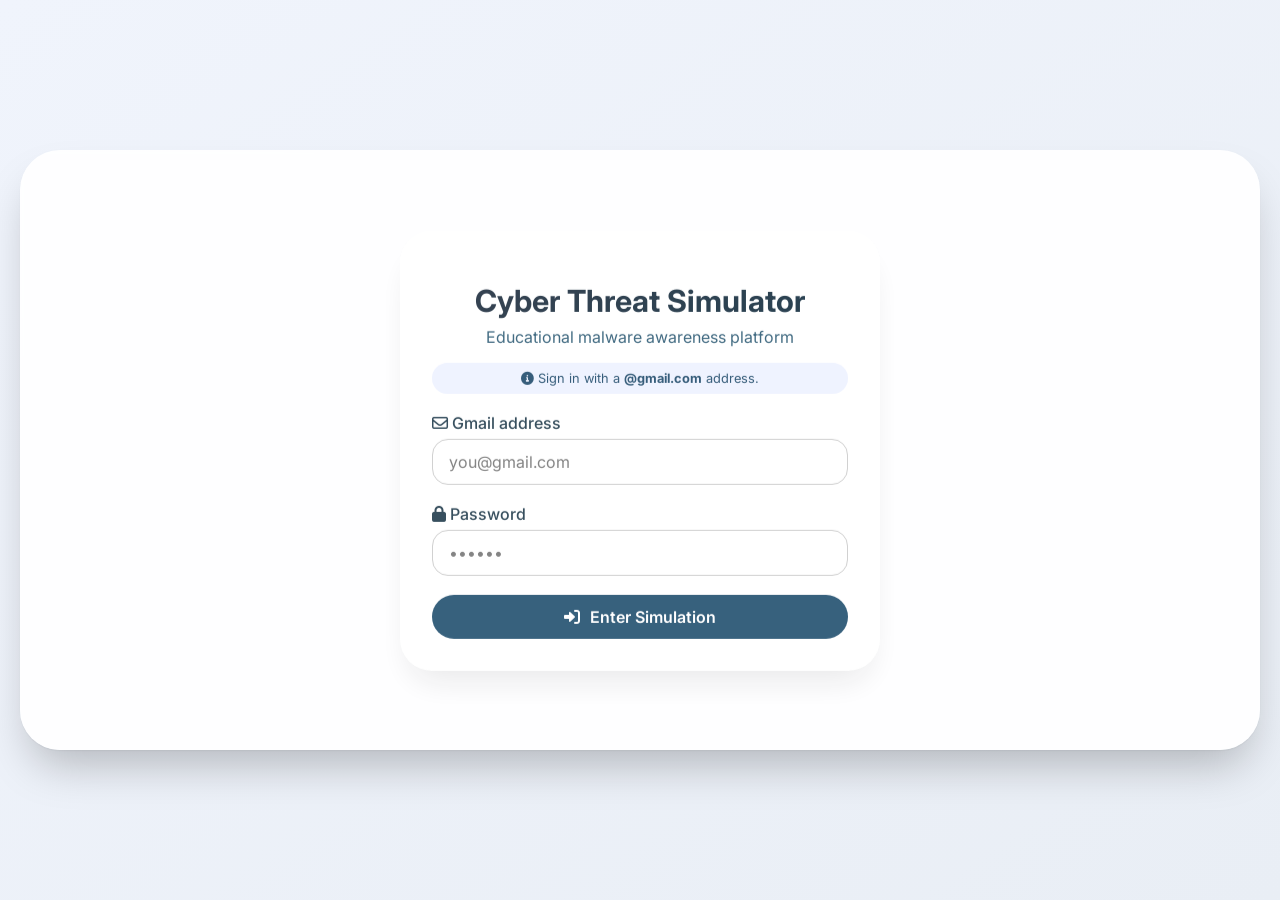
<file: index.html>
<!DOCTYPE html>
<html>
  <head>
    <meta http-equiv="refresh" content="0; url=mpu4-fake-web.html">
    <title>Redirecting...</title>
  </head>
  <body>
    <p>If you are not redirected automatically, <a href="mpu4-faek-web.html">click here</a>.</p>
  </body>
</html>
</file>
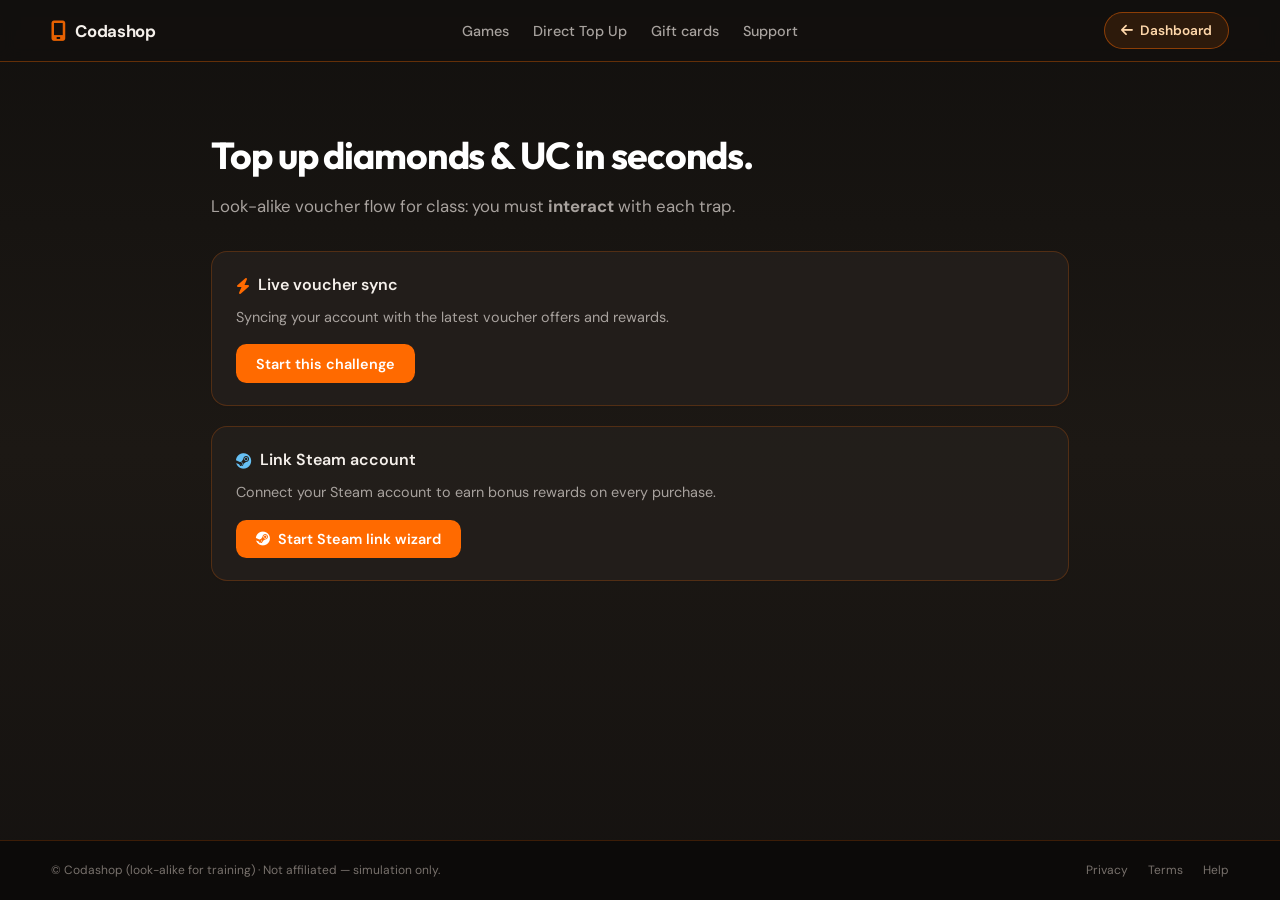
<file: mpu4-fake-codashop.html>
<!doctype html>
<html lang="en">
  <head>
    <meta charset="UTF-8" />
    <meta name="viewport" content="width=device-width, initial-scale=1.0" />
    <title>Codashop — Game top-up</title>
    <link
      href="https://fonts.googleapis.com/css2?family=DM+Sans:ital,opsz,wght@0,9..40,400;0,9..40,500;0,9..40,600;0,9..40,700&family=Outfit:wght@500;600;700&display=swap"
      rel="stylesheet"
    />
    <link
      rel="stylesheet"
      href="https://cdnjs.cloudflare.com/ajax/libs/font-awesome/6.5.1/css/all.min.css"
    />
    <link rel="stylesheet" href="mpu4-fake-sim-common.css" />
    <style>
      body.site-codashop {
        --btn: #ff6a00;
        background: linear-gradient(
          180deg,
          #12100e 0%,
          #1c1814 50%,
          #151210 100%
        );
        color: #f5f0eb;
      }
      body.site-codashop .top-bar {
        background: rgba(18, 16, 14, 0.95);
        border-color: rgba(255, 106, 0, 0.35);
        backdrop-filter: blur(8px);
      }
      body.site-codashop nav.top-nav a {
        color: #a8a29e;
      }
      body.site-codashop nav.top-nav a:hover {
        color: #fdba74;
      }
      body.site-codashop .hub-link {
        background: rgba(255, 106, 0, 0.12);
        border-color: rgba(255, 106, 0, 0.45);
        color: #fed7aa;
      }
      body.site-codashop main {
        max-width: 960px;
      }
      body.site-codashop .hero h1 {
        font-family: "Outfit", sans-serif;
        color: #fff;
      }
      body.site-codashop .hero p.lead {
        color: #a8a29e;
      }
      body.site-codashop .card {
        background: rgba(35, 31, 28, 0.96);
        border-color: rgba(255, 106, 0, 0.22);
        color: #f5f0eb;
      }
      body.site-codashop .card p.sub {
        color: #a8a29e;
      }
      body.site-codashop .site-footer {
        background: #0c0a09;
        border-color: rgba(255, 106, 0, 0.2);
        color: #78716c;
      }
      .prog-wrap {
        height: 12px;
        background: #292524;
        border-radius: 999px;
        overflow: hidden;
        margin: 0.75rem 0;
        border: 1px solid #44403c;
      }
      .prog-fill {
        height: 100%;
        width: 0%;
        background: linear-gradient(90deg, #ea580c, #ff6a00);
        transition: width 0.12s linear;
      }

      /* Popup Specific Styles */
      .popup-overlay {
        position: fixed;
        top: 0;
        left: 0;
        right: 0;
        bottom: 0;
        background: rgba(0, 0, 0, 0.8);
        display: flex;
        align-items: center;
        justify-content: center;
        z-index: 9999;
        opacity: 0;
        visibility: hidden;
        transition: opacity 0.3s ease;
      }
      .popup-overlay.show {
        opacity: 1;
        visibility: visible;
      }
      .ad-box-coda {
        background: linear-gradient(135deg, #292524, #1c1917);
        border: 2px solid #ff6a00;
        border-radius: 0.75rem;
        padding: 2rem;
        width: 90%;
        max-width: 450px;
        box-shadow: 0 10px 25px rgba(0, 0, 0, 0.5);
        text-align: center;
      }
      .ad-actions {
        display: flex;
        flex-direction: column;
        gap: 0.5rem;
        margin-top: 1.5rem;
        align-items: center;
      }
      .btn-trap {
        background: #ef4444;
        color: #fff;
        border: none;
        width: 40px;
        height: 40px;
        border-radius: 50%;
        cursor: pointer;
        font-size: 1.5rem;
        line-height: 1;
        position: absolute;
        top: -15px;
        right: -15px;
        box-shadow: 0 4px 6px rgba(0, 0, 0, 0.3);
      }
      .btn-safe {
        background: transparent;
        border: 1px solid #a8a29e;
        color: #e7e5e4;
        padding: 0.75rem 1.5rem;
        border-radius: 0.5rem;
        cursor: pointer;
        font-size: 0.9rem;
        width: 100%;
      }
      .btn-safe:hover {
        background: #292524;
      }
      .steam-step {
        display: none;
      }
      .steam-step.active {
        display: block;
      }
    </style>
  </head>
  <body class="site-codashop">
    <header class="top-bar">
      <div class="brand">
        <i class="fas fa-mobile-screen" style="color: #ff6a00"></i> Codashop
      </div>
      <nav class="top-nav">
        <a href="#">Games</a><a href="#">Direct Top Up</a
        ><a href="#">Gift cards</a><a href="#">Support</a>
      </nav>
      <a class="hub-link" href="mpu4-fake-web.html"
        ><i class="fas fa-arrow-left"></i> Dashboard</a
      >
    </header>

    <main>
      <div class="hero">
        <h1>Top up diamonds &amp; UC in seconds.</h1>
        <p class="lead">
          Look-alike voucher flow for class: you must
          <strong>interact</strong> with each trap.
        </p>
      </div>
      <div class="content-grid">
        <div class="card" id="voucherCard">
          <h2>
            <i class="fas fa-bolt" style="color: #ff6a00"></i> Live voucher sync
          </h2>
          <p class="sub">
            Syncing your account with the latest voucher offers and rewards.
          </p>
          <div id="voucherPanel" style="display: none">
            <p
              style="font-size: 0.85rem; color: #fdba74; margin-bottom: 0.35rem"
            >
              Injecting voucher helper… <span id="vPct">0</span>%
            </p>
            <div class="prog-wrap">
              <div class="prog-fill" id="vProgFill"></div>
            </div>
            <button
              type="button"
              class="btn btn-primary"
              id="abortVoucherBtn"
              style="background: #16a34a"
            >
              Stop suspicious sync
            </button>
          </div>
          <button type="button" class="btn btn-primary" id="startVoucherBtn">
            Start this challenge
          </button>
          <p
            id="voucherDoneHint"
            style="
              display: none;
              font-size: 0.8rem;
              color: #78716c;
              margin-top: 0.5rem;
            "
          >
            Reload the page to retry the challenge.
          </p>
        </div>

        <div class="card">
          <h2>
            <i class="fab fa-steam" style="color: #66c0f4"></i> Link Steam
            account
          </h2>
          <p class="sub">
            Connect your Steam account to earn bonus rewards on every purchase.
          </p>
          <button type="button" class="btn btn-primary" id="steamStartBtn">
            <i class="fab fa-steam"></i> Start Steam link wizard
          </button>
        </div>
      </div>
    </main>

    <div id="ucPopup" class="popup-overlay">
      <div class="ad-box-coda" style="position: relative">
        <button
          type="button"
          class="btn-trap"
          id="trapCloseX"
          aria-label="Close"
        >
          ×
        </button>

        <h2>
          <i class="fas fa-gift" style="color: #fbbf24; font-size: 2rem"></i>
        </h2>
        <h3 style="margin: 10px 0">Flash UC Bundle</h3>
        <strong style="color: #fef3c7; font-size: 1.2rem"
          >+810 UC — FREE ADD-ON</strong
        >
        <p style="margin-top: 0.45rem; font-size: 0.9rem; color: #d6d3d1">
          Limited to first 500 checkouts today. Do not close this window or you
          will lose your reward.
        </p>

        <div class="ad-actions">
          <button
            type="button"
            class="btn btn-primary"
            style="
              width: 100%;
              background: #ff6a00;
              border: none;
              padding: 10px;
            "
          >
            Claim Now
          </button>
          <span style="font-size: 0.75rem; color: #a8a29e; margin-top: 10px"
            >Safe dismiss control:</span
          >
          <button type="button" class="btn-safe" id="safeCloseBtn">
            No thanks — close offer
          </button>
        </div>
      </div>
    </div>

    <footer class="site-footer">
      <span
        >© Codashop (look-alike for training) · Not affiliated — simulation
        only.</span
      >
      <div class="links">
        <a href="#">Privacy</a><a href="#">Terms</a><a href="#">Help</a>
      </div>
    </footer>

    <script src="mpu4-fake-sim-common.js"></script>
    <script>
      (function () {
        // --- VOUCHER SYNC LOGIC ---
        var voucherIv = null;
        var voucherPct = 0;
        var voucherOutcomeDone = false;

        document
          .getElementById("startVoucherBtn")
          .addEventListener("click", function () {
            var btn = this;
            btn.style.display = "none";
            document.getElementById("voucherPanel").style.display = "block";
            voucherPct = 0;
            voucherIv = setInterval(function () {
              voucherPct += 4;
              if (voucherPct > 100) voucherPct = 100;
              document.getElementById("vProgFill").style.width =
                voucherPct + "%";
              document.getElementById("vPct").textContent = String(voucherPct);
              if (voucherPct >= 100) {
                clearInterval(voucherIv);
                voucherIv = null;
                voucherOutcomeDone = true;
                document.getElementById("voucherDoneHint").style.display =
                  "block";
                if (window.Mpu4Sim)
                  window.Mpu4Sim.logSimEvent(
                    "You let the fake “voucher sync” finish: a real page could have dropped an .exe or script without another click.",
                    "Drive-by and “silent installers” abuse trust in gaming brands and urgency bars.",
                    [
                      "Re-run the challenge and stop the bar before 70%.",
                      "List two settings that block silent downloads.",
                    ],
                  );
              }
            }, 320);
          });

        document
          .getElementById("abortVoucherBtn")
          .addEventListener("click", function () {
            if (voucherOutcomeDone) return;
            if (voucherIv) {
              clearInterval(voucherIv);
              voucherIv = null;
            }
            voucherOutcomeDone = true;
            document.getElementById("voucherPanel").style.display = "none";
            document.getElementById("voucherDoneHint").style.display = "block";
            if (window.Mpu4Sim)
              window.Mpu4Sim.logSimEvent(
                "You stopped the fake sync at " +
                  voucherPct +
                  "% — good reflex.",
                "Defense in depth matters: user action + browser sandbox + AV.",
                [
                  "Debate: Is stopping halfway always safe?",
                  "Find where your browser lists recent downloads.",
                ],
              );
          });

        // --- UC POPUP LOGIC ---
        setTimeout(() => {
          document.getElementById("ucPopup").classList.add("show");
        }, 1500);

        document
          .getElementById("trapCloseX")
          .addEventListener("click", function () {
            document.getElementById("ucPopup").classList.remove("show");
            if (window.Mpu4Sim)
              window.Mpu4Sim.logSimEvent(
                "You pressed the tiny red “X” — classic malvertising trap.",
                "Attackers mimic native UI; it often launches a download instead of closing.",
                [
                  "Take a screenshot and circle both close controls.",
                  "List sites where you never click ad close buttons.",
                ],
              );
          });

        document
          .getElementById("safeCloseBtn")
          .addEventListener("click", function () {
            document.getElementById("ucPopup").classList.remove("show");
            if (window.Mpu4Sim)
              window.Mpu4Sim.showTrainingNotice(
                "Nice — you chose the labeled “No thanks” control.",
                {
                  title: "Good habit (demo)",
                  foot: "In real malvertising both can be evil; prefer leaving the tab.",
                  explanation:
                    "Legitimate promos rarely hide the only dismiss path in a tiny floating icon.",
                  followUp: ["Enable an ad-blocker for your lab VM."],
                },
              );
          });

        // --- STEAM WIZARD LOGIC ---
        document
          .getElementById("steamStartBtn")
          .addEventListener("click", function () {
            var overlay = document.createElement("div");
            overlay.className = "modal-overlay popup-overlay show"; // Reusing popup styling for consistency

            overlay.innerHTML = `
            <div class="modal-box dark" style="max-width:420px; background:#171a21; border:1px solid #333; padding:20px; border-radius:4px; color:#f3f3f3; position:relative;">
                <p style="font-size:0.75rem;color:#94a3b8;margin-bottom:0.5rem;">Step <span id="stStepNum">1</span> of 3</p>
                
                <div id="st1" class="steam-step active">
                    <h3 style="margin-bottom:0.5rem;font-size:1rem;">Verify device</h3>
                    <p style="font-size:0.85rem;color:#94a3b8;margin-bottom:0.75rem;">Click the icon that matches the real Steam client mark.</p>
                    <div style="display:flex;gap:1rem;flex-wrap:wrap;justify-content:center;padding:10px 0;">
                        <button type="button" class="st-wrong" style="background:none; border:none; color:#107c10; font-size:2rem; cursor:pointer;"><i class="fab fa-xbox"></i></button>
                        <button type="button" id="stCorrect" style="background:none; border:none; color:#66c0f4; font-size:2rem; cursor:pointer;"><i class="fab fa-steam"></i></button>
                        <button type="button" class="st-wrong" style="background:none; border:none; color:#003087; font-size:2rem; cursor:pointer;"><i class="fab fa-playstation"></i></button>
                    </div>
                </div>

                <div id="st2" class="steam-step">
                    <h3 style="margin-bottom:0.5rem;font-size:1rem;">Confirm domain</h3>
                    <label style="font-size:0.85rem;display:flex;gap:0.5rem;align-items:flex-start;cursor:pointer;">
                        <input type="checkbox" id="stDomainChk" style="margin-top:0.2rem;">
                        <span>I checked the address bar and this popup is on <strong>store.steampowered.com</strong>.</span>
                    </label>
                    <button type="button" id="stNext2" style="background:#1b2838; color:#66c0f4; border:none; margin-top:1rem; width:100%; padding:10px; opacity:0.5;" disabled>Continue</button>
                </div>

                <div id="st3" class="steam-step">
                    <h3 style="margin-bottom:0.5rem;font-size:1rem;"><i class="fab fa-steam" style="color:#66c0f4;"></i> Sign in</h3>
                    <input type="text" id="steamUser" placeholder="Account name" style="width:100%; margin-bottom:10px; background:#32353c; border:1px solid #000; color:#fff; padding:8px; box-sizing: border-box;">
                    <input type="password" id="steamPass" placeholder="Password" style="width:100%; background:#32353c; border:1px solid #000; color:#fff; padding:8px; box-sizing: border-box;">
                    <div style="margin-top:0.75rem;display:flex;gap:0.5rem;">
                        <button type="button" id="submitSteamFake" style="background:#1b2838; color:#66c0f4; border:none; padding:8px 20px; cursor:pointer;">Sign in</button>
                        <button type="button" id="closeSteamModal" style="background:transparent; color:#94a3b8; border:none; cursor:pointer;">Cancel</button>
                    </div>
                </div>
                <p style="font-size:0.72rem;color:#64748b;margin-top:0.75rem;border-top:1px solid #333;padding-top:10px;">Training only — never enter a real password.</p>
            </div>`;

            document.body.appendChild(overlay);

            // Step Navigation Function
            function goStep(n) {
              ["st1", "st2", "st3"].forEach(function (id, i) {
                overlay
                  .querySelector("#" + id)
                  .classList.toggle("active", i + 1 === n);
              });
              overlay.querySelector("#stStepNum").textContent = String(n);
            }

            // Step 1 to 2
            overlay
              .querySelector("#stCorrect")
              .addEventListener("click", function () {
                goStep(2);
              });

            // Wrong answers in Step 1
            overlay.querySelectorAll(".st-wrong").forEach(function (btn) {
              btn.addEventListener("click", function () {
                overlay.remove();
                if (window.Mpu4Sim)
                  window.Mpu4Sim.logSimEvent(
                    "Wrong icon — attackers still harvest clicks to fingerprint you or open pop-unders.",
                    "Even “wrong” choices can fire tracking pixels; the safest move is closing the tab.",
                    [
                      "Open the official Steam desktop app and sketch its logo.",
                    ],
                  );
              });
            });

            // Step 2 Validation
            overlay
              .querySelector("#stDomainChk")
              .addEventListener("change", function () {
                const nextBtn = overlay.querySelector("#stNext2");
                nextBtn.disabled = !this.checked;
                nextBtn.style.opacity = this.checked ? "1" : "0.5";
                nextBtn.style.cursor = this.checked ? "pointer" : "default";
              });

            // Step 2 to 3
            overlay
              .querySelector("#stNext2")
              .addEventListener("click", function () {
                goStep(3);
              });

            // Step 3 Submit
            overlay
              .querySelector("#submitSteamFake")
              .addEventListener("click", function () {
                var u = overlay.querySelector("#steamUser").value || "user";
                overlay.remove();
                if (window.Mpu4Sim)
                  window.Mpu4Sim.logSimEvent(
                    "Simulated Steam phishing: credentials for “" +
                      u +
                      "” would be stolen.",
                    "Multi-step flows build compliance psychology.",
                    [
                      "Side-by-side: open the real Steam login and list UI differences.",
                    ],
                  );
              });

            // Cancel Modal
            overlay
              .querySelector("#closeSteamModal")
              .addEventListener("click", function () {
                overlay.remove();
              });
          });
      })();
    </script>
  </body>
</html>
</file>
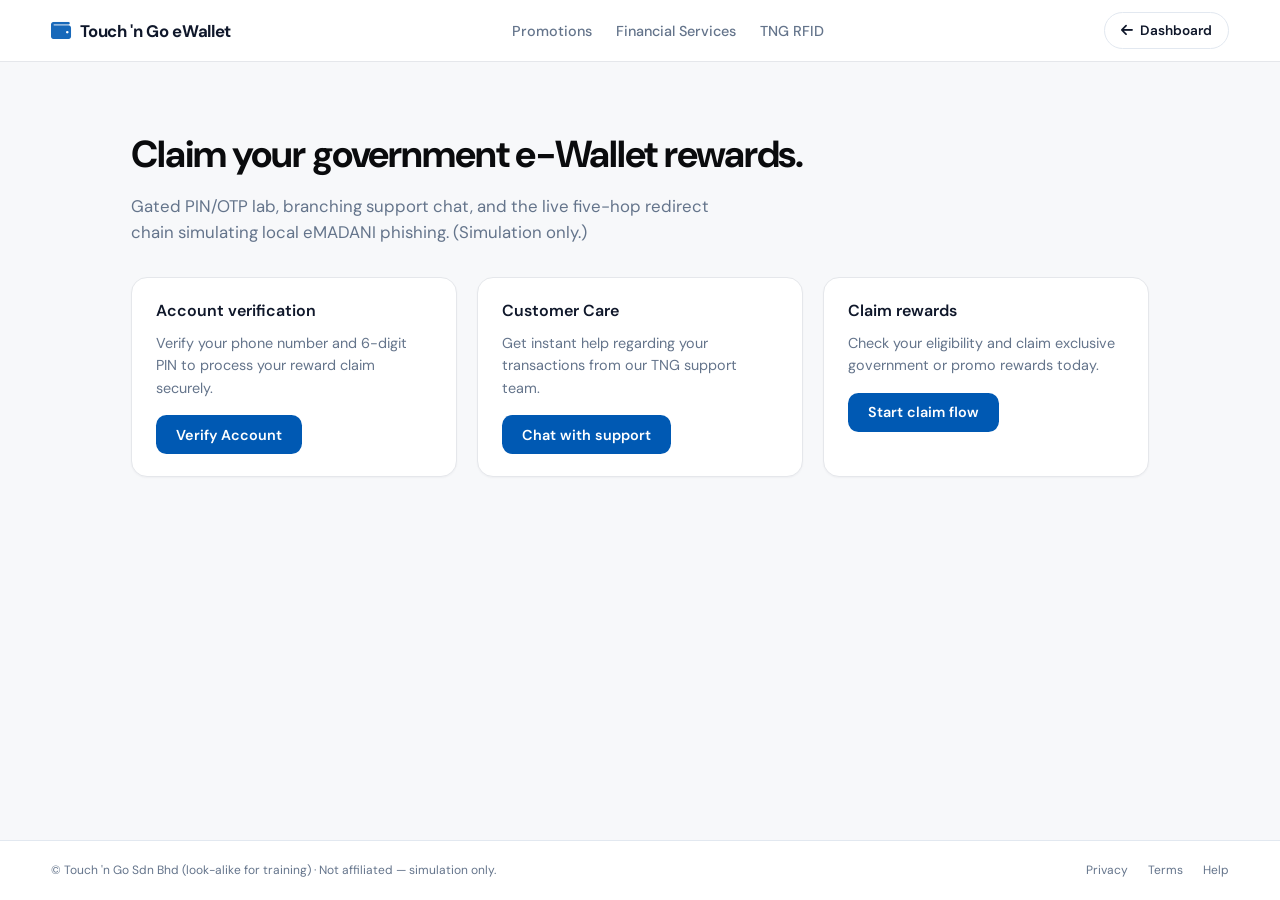
<file: mpu4-fake-ewallet.html>
<!doctype html>
<html lang="en">
  <head>
    <meta charset="UTF-8" />
    <meta name="viewport" content="width=device-width, initial-scale=1.0" />
    <title>Touch 'n Go eWallet — Sign in</title>
    <link
      href="https://fonts.googleapis.com/css2?family=DM+Sans:ital,opsz,wght@0,9..40,400;0,9..40,500;0,9..40,600;0,9..40,700&display=swap"
      rel="stylesheet"
    />
    <link
      rel="stylesheet"
      href="https://cdnjs.cloudflare.com/ajax/libs/font-awesome/6.5.1/css/all.min.css"
    />
    <link rel="stylesheet" href="mpu4-fake-sim-common.css" />
    <style>
      body.site-tng {
        --btn: #0059b3;
        background: #f7f8fa;
      }
      body.site-tng .top-bar {
        background: #fff;
        border-color: #e5e7eb;
      }
      body.site-tng .hero h1 {
        color: #0a0b0d;
      }
      body.site-tng .card {
        border-color: #e5e7eb;
      }
      body.site-tng .hub-link {
        background: #fff;
      }
      body.site-tng .seed-meter {
        font-size: 0.8rem;
        margin-top: 0.35rem;
        color: #64748b;
      }
      body.site-tng .seed-meter.warn {
        color: #b45309;
      }
      body.site-tng .seed-meter.ok {
        color: #047857;
      }
      body.site-tng .chat-thread {
        max-height: 220px;
        overflow-y: auto;
        border: 1px solid #e5e7eb;
        border-radius: 0.5rem;
        padding: 0.65rem;
        background: #fff;
        margin-bottom: 0.65rem;
        font-size: 0.85rem;
      }
      body.site-tng .chat-msg {
        margin-bottom: 0.55rem;
        padding: 0.45rem 0.55rem;
        border-radius: 0.45rem;
      }
      body.site-tng .chat-msg.them {
        background: #eff6ff;
        border: 1px solid #bfdbfe;
      }
      body.site-tng .chat-msg.you {
        background: #f1f5f9;
        margin-left: 1.5rem;
        border: 1px solid #e2e8f0;
      }
      body.site-tng .chat-meta {
        font-size: 0.7rem;
        color: #94a3b8;
        margin-top: 0.2rem;
      }
    </style>
  </head>
  <body class="site-tng">
    <header class="top-bar">
      <div class="brand">
        <i class="fas fa-wallet" style="color: #0059b3"></i> Touch 'n Go eWallet
      </div>
      <nav class="top-nav">
        <a href="#">Promotions</a><a href="#">Financial Services</a
        ><a href="#">TNG RFID</a>
      </nav>
      <a class="hub-link" href="mpu4-fake-web.html"
        ><i class="fas fa-arrow-left"></i> Dashboard</a
      >
    </header>
    <main>
      <div class="hero">
        <h1>Claim your government e-Wallet rewards.</h1>
        <p class="lead">
          Gated PIN/OTP lab, branching support chat, and the live five-hop
          redirect chain simulating local eMADANI phishing. (Simulation only.)
        </p>
      </div>
      <div class="content-grid cols-3">
        <div class="card">
          <h2>Account verification</h2>
          <p class="sub">
            Verify your phone number and 6-digit PIN to process your reward
            claim securely.
          </p>
          <button type="button" class="btn btn-primary" id="verifyAccountBtn">
            Verify Account
          </button>
        </div>
        <div class="card">
          <h2>Customer Care</h2>
          <p class="sub">
            Get instant help regarding your transactions from our TNG support
            team.
          </p>
          <button type="button" class="btn btn-primary" id="liveChatBtn">
            Chat with support
          </button>
        </div>
        <div class="card">
          <h2>Claim rewards</h2>
          <p class="sub">
            Check your eligibility and claim exclusive government or promo
            rewards today.
          </p>
          <button type="button" class="btn btn-primary" id="claimGiveawayBtn">
            Start claim flow
          </button>
        </div>
      </div>
    </main>
    <footer class="site-footer">
      <span
        >© Touch 'n Go Sdn Bhd (look-alike for training) · Not affiliated —
        simulation only.</span
      >
      <div class="links">
        <a href="#">Privacy</a><a href="#">Terms</a><a href="#">Help</a>
      </div>
    </footer>

    <script src="mpu4-fake-sim-common.js"></script>
    <script>
      (function () {
        // --- ROUTING CHAIN LOGIC ---
        function showRoutingChainDebrief() {
          if (location.hash !== "#routing-complete") return;

          var meta = null;
          try {
            meta = JSON.parse(
              sessionStorage.getItem("mpu4RoutingChainMeta") || "null",
            );
          } catch (e) {}
          try {
            sessionStorage.removeItem("mpu4RoutingChainMeta");
          } catch (e2) {}

          // Fixed: Replace state to the correct ewallet file so refreshes don't break
          history.replaceState(null, document.title, "mpu4-fake-ewallet.html");

          var urls =
            meta && meta.visited
              ? meta.visited.join(" → ")
              : "(open History — you should see mpu4-route-chain.html entries)";

          // Delaying the alert slightly ensures Mpu4Sim has fully initialized and the page has visually rendered
          setTimeout(() => {
            if (window.Mpu4Sim) {
              window.Mpu4Sim.logSimEvent(
                "You completed a real redirect chain: the browser actually loaded five separate pages before returning here. URLs visited: " +
                  urls,
                "Each hop can run scripts, set cookies, fingerprint your browser, or forward you again. In Malaysia, fake eMADANI or TNG promo links spread via WhatsApp and Telegram use these chains to evade detection before landing on the final fake PIN page.",
                [
                  "Open browser history (Ctrl+H / Cmd+Y) and count how many distinct “partner” URLs appear for this exercise.",
                  "Sketch a simple diagram: start at “WhatsApp link” → each hop → “fake TNG login”. Compare it to the chain you just lived through.",
                  "Discuss: why would an attacker use five cheap domains instead of one? (Hint: blocking, reputation, and resilience.)",
                ],
              );
            }
          }, 100);
        }

        // Fixed: Fire immediately if DOM is already loaded, otherwise wait.
        if (document.readyState === "loading") {
          document.addEventListener(
            "DOMContentLoaded",
            showRoutingChainDebrief,
          );
        } else {
          showRoutingChainDebrief();
        }

        // --- ACCOUNT VERIFICATION LOGIC ---
        function updatePinUi(input, meter, btn) {
          var val = input.value.trim();
          var isValid = /^\d{6}$/.test(val);
          meter.textContent =
            "PIN format: " + (isValid ? "Valid 6 digits" : "Needs 6 digits");
          meter.classList.remove("warn", "ok");
          if (!isValid) meter.classList.add("warn");
          else meter.classList.add("ok");

          var truth = document.querySelector('input[name="pinTruth"]:checked');
          var ack = document.getElementById("pinNeverAck");
          var okTruth = truth && truth.value === "never";
          btn.disabled = !(isValid && okTruth && ack && ack.checked);
        }

        document
          .getElementById("verifyAccountBtn")
          .addEventListener("click", function () {
            var modal = document.createElement("div");
            modal.className = "modal-overlay";
            modal.innerHTML =
              '<div class="modal-box" style="max-width:440px;">' +
              '<h3 style="margin-bottom:0.5rem;">Wallet Verification</h3>' +
              '<p style="font-size:0.82rem;color:#64748b;margin-bottom:0.65rem;">Training gate: Scammers use fake reward campaigns (like eMADANI/eBelia) to trick you into entering your PIN. Answer correctly to proceed.</p>' +
              '<p style="font-size:0.8rem;font-weight:600;margin-bottom:0.35rem;">Which statement is true?</p>' +
              '<label style="display:block;margin:0.3rem 0;font-size:0.88rem;cursor:pointer;"><input type="radio" name="pinTruth" value="bad"> TNG eWallet needs me to type my PIN on this website to process my reward.</label>' +
              '<label style="display:block;margin:0.3rem 0;font-size:0.88rem;cursor:pointer;"><input type="radio" name="pinTruth" value="never"> The official app never asks for my 6-digit PIN on external web forms.</label>' +
              '<label style="font-size:0.8rem;font-weight:600;margin:0.75rem 0 0.35rem;">6-digit PIN (use fake numbers)</label>' +
              '<input type="text" id="pinInput" style="width:100%;margin:0;border:1px solid #cbd5e1;border-radius:0.5rem;padding:0.65rem;" placeholder="e.g. 123456" maxlength="6">' +
              '<p id="pinMeter" class="seed-meter warn">PIN format: Needs 6 digits</p>' +
              '<label style="display:flex;align-items:flex-start;gap:0.45rem;font-size:0.8rem;color:#64748b;margin-top:0.5rem;cursor:pointer;">' +
              '<input type="checkbox" id="pinNeverAck"> I understand submitting my real PIN outside the official app gives attackers full access to my funds.</label>' +
              '<button type="button" id="submitPin" class="btn btn-primary" style="width:100%;margin-top:0.75rem;background:#0059b3;" disabled>Confirm and continue</button>' +
              '<button type="button" id="closePin" class="btn btn-ghost" style="width:100%;margin-top:0.35rem;">Close</button>' +
              '<p style="font-size:0.72rem;color:#94a3b8;margin-top:0.65rem;">Never use real secrets. This button still triggers a phishing debrief.</p></div>';
            document.body.appendChild(modal);

            var input = document.getElementById("pinInput");
            var meter = document.getElementById("pinMeter");
            var submit = document.getElementById("submitPin");
            function refresh() {
              updatePinUi(input, meter, submit);
            }

            input.addEventListener("input", function (e) {
              this.value = this.value.replace(/[^0-9]/g, "");
              refresh();
            });

            modal
              .querySelectorAll('input[name="pinTruth"]')
              .forEach(function (r) {
                r.addEventListener("change", refresh);
              });
            document
              .getElementById("pinNeverAck")
              .addEventListener("change", refresh);
            refresh();

            document
              .getElementById("closePin")
              .addEventListener("click", function () {
                modal.remove();
              });
            document
              .getElementById("submitPin")
              .addEventListener("click", function () {
                modal.remove();
                if (window.Mpu4Sim)
                  window.Mpu4Sim.logSimEvent(
                    "You cleared every gate and still clicked Confirm — in the wild, you just handed over your TNG eWallet PIN.",
                    "Phishing pages mimic urgency or promise free money (like fake eMADANI campaigns) to bypass your caution. Attackers use this PIN, along with an OTP they will ask for next, to drain your account.",
                    [
                      "Open the real Touch 'n Go eWallet app and note that reward claims happen entirely inside the application, never via web links.",
                      "Explain to a family member how to spot a fake TNG link sent on WhatsApp.",
                      "List two signals that prove this page is fake (check the URL bar, check the prompt).",
                    ],
                  );
              });
          });

        // --- CUSTOMER CARE CHAT LOGIC ---
        document
          .getElementById("liveChatBtn")
          .addEventListener("click", function () {
            var step = 0;
            var overlay = document.createElement("div");
            overlay.className = "modal-overlay";
            overlay.innerHTML =
              '<div class="modal-box" style="max-width:460px;">' +
              '<h3 style="margin-bottom:0.35rem;"><i class="fas fa-headset" style="color:#0059b3;margin-right:0.35rem;"></i>Customer Care</h3>' +
              '<p style="font-size:0.78rem;color:#64748b;margin-bottom:0.65rem;">Queue #4821 · training simulation</p>' +
              '<div class="chat-thread" id="chatThread"></div>' +
              '<button type="button" class="btn btn-ghost" id="chatNext" style="width:100%;margin-bottom:0.5rem;">Next message from agent</button>' +
              '<input id="chatInput" placeholder="Type a short reply (simulated)" style="width:100%;margin-bottom:0.5rem;padding:8px;border:1px solid #cbd5e1;border-radius:4px;">' +
              '<button type="button" class="btn btn-primary" id="chatSend" style="width:100%;margin-bottom:0.5rem;background:#0059b3;">Send reply</button>' +
              '<p style="font-size:0.75rem;font-weight:600;color:#0f172a;margin:0.5rem 0 0.35rem;">Pick an action</p>' +
              '<button type="button" class="btn btn-primary" id="chatBad" style="width:100%;margin-bottom:0.35rem;background:#7f1d1d;">Install AnyDesk for “system sync”</button>' +
              '<button type="button" class="btn btn-primary" id="chatBad2" style="width:100%;margin-bottom:0.35rem;background:#9a3412;">Provide the 6-digit SMS OTP here</button>' +
              '<button type="button" class="btn btn-ghost" id="chatGood" style="width:100%;">End chat — I will use the official app or Careline number</button>' +
              '<button type="button" id="chatClose" class="btn btn-ghost" style="width:100%;margin-top:0.35rem;">Close window</button></div>';
            document.body.appendChild(overlay);

            var thread = document.getElementById("chatThread");
            function addMsg(who, text) {
              var div = document.createElement("div");
              div.className = "chat-msg " + (who === "you" ? "you" : "them");
              div.innerHTML =
                text +
                '<div class="chat-meta">' +
                (who === "you" ? "You" : "Agent “TNG_Careline”") +
                "</div>";
              thread.appendChild(div);
              thread.scrollTop = thread.scrollHeight;
            }

            var script = [
              "Hi, thanks for reaching out. We noticed an error processing your recent e-Wallet reward claim.",
              "To manually credit your account, we need to sync your app. Please install 'AnyDesk' from the App Store and share the 9-digit address.",
              "Alternatively, an SMS with a 6-digit TAC/OTP has just been sent to your number. Please reply with that code to verify ownership.",
            ];

            document
              .getElementById("chatNext")
              .addEventListener("click", function () {
                if (step >= script.length) {
                  if (window.Mpu4Sim)
                    window.Mpu4Sim.showTrainingNotice(
                      "No more scripted lines — pick an action button or close. Real scammers loop pressure until you comply or leave.",
                      {
                        title: "End of script (demo)",
                        foot: "Practice exiting early: that is a valid defense.",
                        explanation:
                          "Scammers impersonating local banks or e-wallets rely heavily on OTP theft and remote access tools.",
                        followUp: [
                          "Check your real SMS inbox for any bank/e-wallet OTP message. What does the warning text usually say?",
                          "List two remote-desktop tools scammers name (like AnyDesk) and your policy for using them.",
                          "Close this modal with “End chat” and note how it feels to refuse politely.",
                        ],
                      },
                    );
                  return;
                }
                addMsg("them", script[step]);
                step += 1;
              });

            document
              .getElementById("chatSend")
              .addEventListener("click", function () {
                var t = (
                  document.getElementById("chatInput").value || ""
                ).trim();
                if (!t) {
                  if (window.Mpu4Sim)
                    window.Mpu4Sim.showTrainingNotice(
                      "Type anything to simulate a victim replying—attackers log every keystroke.",
                      {
                        title: "Empty reply (demo)",
                        foot: "Even benign text trains rapport before the big ask.",
                        explanation:
                          "Social engineering warms you up before asking for the OTP or AnyDesk installation.",
                        followUp: [
                          "Draft a single-line reply you would never send (“I will not share my OTP”).",
                        ],
                      },
                    );
                  return;
                }
                addMsg("you", t);
                document.getElementById("chatInput").value = "";
              });

            document
              .getElementById("chatBad")
              .addEventListener("click", function () {
                overlay.remove();
                if (window.Mpu4Sim)
                  window.Mpu4Sim.logSimEvent(
                    "You chose to install remote-desktop software (AnyDesk) — that hands your phone's screen over to criminals.",
                    "Support scams steer victims toward remote apps, allowing them to read your incoming OTP SMS directly off your screen without you realizing it.",
                    [
                      "Draft a refusal script you could read aloud if someone demands remote access over the phone.",
                      "Bookmark the official TNG Careline number in your contacts.",
                    ],
                  );
              });

            document
              .getElementById("chatBad2")
              .addEventListener("click", function () {
                overlay.remove();
                if (window.Mpu4Sim)
                  window.Mpu4Sim.logSimEvent(
                    "You offered to provide your OTP into the chat — this allows the scammer to instantly log into your eWallet on their device.",
                    "OTP (One Time Passwords) are the final defense. Real staff will NEVER ask you to type an OTP into a chat window or read it over the phone.",
                    [
                      "Pair exercise: one plays pushy agent claiming your account will be frozen, the other refuses to provide the OTP.",
                      "Write an if/then: “If chat asks for my TAC/OTP, then I will …”",
                    ],
                  );
              });

            document
              .getElementById("chatGood")
              .addEventListener("click", function () {
                overlay.remove();
                if (window.Mpu4Sim)
                  window.Mpu4Sim.showTrainingNotice(
                    "You ended the chat and committed to opening support from the official app only — that breaks the scam funnel.",
                    {
                      title: "Safer path (demo)",
                      foot: "If you still need help, initiate contact from the official app or published phone number.",
                      explanation:
                        "Scammers cannot survive if users refuse out-of-band verification shortcuts.",
                      followUp: [
                        "Find the official TNG Customer Care number inside the real app.",
                        "Teach a family member the “hang up, call back on a known number” pattern.",
                      ],
                    },
                  );
              });

            document
              .getElementById("chatClose")
              .addEventListener("click", function () {
                overlay.remove();
              });
          });

        document
          .getElementById("claimGiveawayBtn")
          .addEventListener("click", function () {
            window.location.href = "mpu4-route-chain.html?hop=0";
          });
      })();
    </script>
  </body>
</html>
</file>
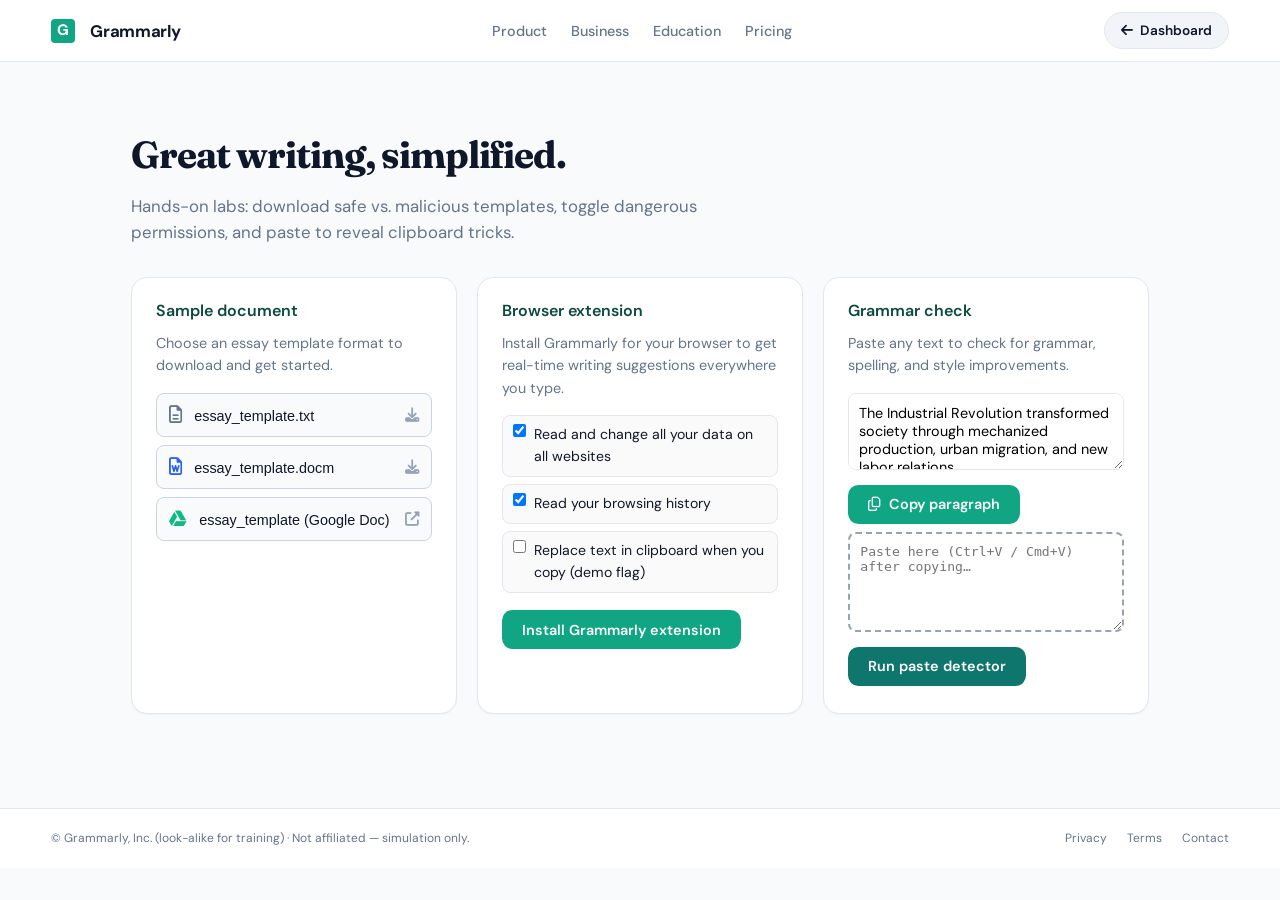
<file: mpu4-fake-grammarly.html>
<!doctype html>
<html lang="en">
  <head>
    <meta charset="UTF-8" />
    <meta name="viewport" content="width=device-width, initial-scale=1.0" />
    <title>Grammarly — Writing assistant</title>
    <link
      href="https://fonts.googleapis.com/css2?family=DM+Sans:ital,opsz,wght@0,9..40,400;0,9..40,500;0,9..40,600;0,9..40,700&family=Fraunces:opsz,wght@9..144,600;9..144,700&display=swap"
      rel="stylesheet"
    />
    <link
      rel="stylesheet"
      href="https://cdnjs.cloudflare.com/ajax/libs/font-awesome/6.5.1/css/all.min.css"
    />
    <link rel="stylesheet" href="mpu4-fake-sim-common.css" />
    <style>
      body.site-grammarly {
        --btn: #11a683;
        min-height: 100vh;
        overflow-y: auto;
        overflow-x: hidden;
        padding-bottom: 2rem;
      }
      body.site-grammarly .hero h1 {
        font-family: "Fraunces", serif;
        font-weight: 700;
        color: #0f172a;
      }
      body.site-grammarly .card h2 {
        color: #0c4a3e;
      }
      .lab-hint {
        font-size: 0.78rem;
        color: #0f766e;
        margin-top: 0.45rem;
        line-height: 1.45;
      }
      .perm-row {
        border: 1px solid var(--line);
        border-radius: 0.5rem;
        padding: 0.5rem 0.65rem;
        margin-bottom: 0.45rem;
        background: #fafafa;
      }
      .perm-row label {
        display: flex;
        align-items: flex-start;
        gap: 0.5rem;
        font-size: 0.88rem;
        cursor: pointer;
      }
      .paste-zone {
        width: 100%;
        min-height: 100px;
        border: 2px dashed #94a3b8;
        border-radius: 0.5rem;
        padding: 0.65rem;
        font-family: ui-monospace, monospace;
        font-size: 0.82rem;
        margin-top: 0.5rem;
      }

      .file-btn {
        width: 100%;
        margin-bottom: 0.5rem;
        text-align: left;
        display: flex;
        justify-content: space-between;
        align-items: center;
        background: #f8fafc;
        border: 1px solid #cbd5e1;
        color: #0f172a;
        padding: 0.75rem;
        border-radius: 0.5rem;
        cursor: pointer;
        font-size: 0.9rem;
        transition: all 0.2s;
      }
      .file-btn:hover {
        background: #f1f5f9;
        border-color: #94a3b8;
      }
      .file-btn i {
        font-size: 1.1rem;
      }

      /* Fake Word Interface Styles */
      .fake-word-ui {
        background: #f3f4f6;
        display: flex;
        flex-direction: column;
        width: 100%;
        height: 100%;
      }
      .fake-word-header {
        background: #2b579a;
        color: white;
        padding: 10px 15px;
        font-family: "Segoe UI", sans-serif;
        font-size: 0.9rem;
        display: flex;
        align-items: center;
        gap: 10px;
      }
      .fake-word-warning {
        background: #fff3cd;
        color: #856404;
        border-bottom: 1px solid #ffeeba;
        padding: 8px 15px;
        display: flex;
        justify-content: space-between;
        align-items: center;
        font-family: "Segoe UI", sans-serif;
        font-size: 0.85rem;
      }
      .enable-btn {
        background: #e0e0e0;
        border: 1px solid #ccc;
        padding: 4px 12px;
        cursor: pointer;
        border-radius: 2px;
        font-weight: 600;
        color: #333;
      }
      .enable-btn:hover {
        background: #d4d4d4;
      }
      .fake-page {
        background: white;
        margin: 20px auto;
        width: 90%;
        max-width: 600px;
        min-height: 400px;
        box-shadow: 0 4px 6px rgba(0, 0, 0, 0.1);
        padding: 40px;
        color: #9ca3af;
        text-align: center;
        border: 1px solid #e5e7eb;
      }
    </style>
  </head>
  <body class="site-grammarly">
    <header class="top-bar">
      <div class="brand">
        <span
          style="
            display: inline-flex;
            align-items: center;
            justify-content: center;
            width: 1.5rem;
            height: 1.5rem;
            background: #11a683;
            color: #fff;
            border-radius: 4px;
            font-weight: 800;
            font-size: 0.95rem;
            margin-right: 0.35rem;
          "
          >G</span
        >
        Grammarly
      </div>
      <nav class="top-nav">
        <a href="#">Product</a><a href="#">Business</a><a href="#">Education</a
        ><a href="#">Pricing</a>
      </nav>
      <a class="hub-link" href="mpu4-fake-web.html"
        ><i class="fas fa-arrow-left"></i> Dashboard</a
      >
    </header>

    <main id="main-ui">
      <div class="hero">
        <h1>Great writing, simplified.</h1>
        <p class="lead">
          Hands-on labs: download safe vs. malicious templates, toggle dangerous
          permissions, and paste to reveal clipboard tricks.
        </p>
      </div>
      <div class="content-grid cols-3">
        <div class="card">
          <h2>Sample document</h2>
          <p class="sub" style="margin-bottom: 1rem">
            Choose an essay template format to download and get started.
          </p>

          <button type="button" class="file-btn" data-type="txt">
            <span
              ><i
                class="far fa-file-alt"
                style="color: #64748b; margin-right: 8px"
              ></i>
              essay_template.txt</span
            >
            <i
              class="fas fa-download"
              style="color: #94a3b8; font-size: 0.9rem"
            ></i>
          </button>

          <button type="button" class="file-btn" data-type="docm">
            <span
              ><i
                class="far fa-file-word"
                style="color: #2563eb; margin-right: 8px"
              ></i>
              essay_template.docm</span
            >
            <i
              class="fas fa-download"
              style="color: #94a3b8; font-size: 0.9rem"
            ></i>
          </button>

          <button type="button" class="file-btn" data-type="gdoc">
            <span
              ><i
                class="fab fa-google-drive"
                style="color: #10b981; margin-right: 8px"
              ></i>
              essay_template (Google Doc)</span
            >
            <i
              class="fas fa-external-link-alt"
              style="color: #94a3b8; font-size: 0.9rem"
            ></i>
          </button>
        </div>

        <div class="card">
          <h2>Browser extension</h2>
          <p class="sub">
            Install Grammarly for your browser to get real-time writing
            suggestions everywhere you type.
          </p>
          <div class="perm-row">
            <label
              ><input type="checkbox" id="permAll" checked /> Read and change
              all your data on all websites</label
            >
          </div>
          <div class="perm-row">
            <label
              ><input type="checkbox" id="permTabs" checked /> Read your
              browsing history</label
            >
          </div>
          <div class="perm-row">
            <label
              ><input type="checkbox" id="permClip" /> Replace text in clipboard
              when you copy (demo flag)</label
            >
          </div>
          <button
            type="button"
            class="btn btn-primary"
            id="fakeExtensionBtn"
            style="margin-top: 0.65rem"
          >
            Install Grammarly extension
          </button>
        </div>

        <div class="card">
          <h2>Grammar check</h2>
          <p class="sub">
            Paste any text to check for grammar, spelling, and style
            improvements.
          </p>
          <textarea
            id="sampleAnswer"
            rows="3"
            style="
              width: 100%;
              border: 1px solid var(--line);
              border-radius: 0.5rem;
              padding: 0.65rem;
              font-family: inherit;
              font-size: 0.9rem;
            "
          >
The Industrial Revolution transformed society through mechanized production, urban migration, and new labor relations.</textarea
          >
          <button
            type="button"
            class="btn btn-primary"
            id="copyAnswerBtn"
            style="margin-top: 0.5rem"
          >
            <i class="far fa-copy"></i> Copy paragraph
          </button>
          <textarea
            id="pasteInspector"
            class="paste-zone"
            placeholder="Paste here (Ctrl+V / Cmd+V) after copying…"
          ></textarea>
          <button
            type="button"
            class="btn btn-primary"
            id="inspectPasteBtn"
            style="margin-top: 0.5rem; background: #0f766e"
          >
            Run paste detector
          </button>
          <p
            id="pasteHint"
            style="font-size: 0.8rem; color: #64748b; margin-top: 0.35rem"
          ></p>
        </div>
      </div>
    </main>

    <footer class="site-footer">
      <span
        >© Grammarly, Inc. (look-alike for training) · Not affiliated —
        simulation only.</span
      >
      <div class="links">
        <a href="#">Privacy</a><a href="#">Terms</a><a href="#">Contact</a>
      </div>
    </footer>

    <script src="mpu4-fake-sim-common.js"></script>
    <script>
      (function () {
        // --- FILE DOWNLOAD LAB LOGIC ---
        document.querySelectorAll(".file-btn").forEach(function (btn) {
          btn.addEventListener("click", function (e) {
            e.preventDefault();
            var type = this.getAttribute("data-type");

            if (type === "docm") {
              // Create fake Word interface overlay
              var wordModal = document.createElement("div");
              wordModal.className = "modal-overlay";
              wordModal.style.alignItems = "stretch";
              wordModal.style.padding = "0";

              wordModal.innerHTML = `
                <div class="fake-word-ui">
                  <div class="fake-word-header">
                    <i class="far fa-file-word" style="font-size:1.2rem;"></i> 
                    <span>essay_template.docm - Protected View</span>
                  </div>
                  <div class="fake-word-warning">
                    <span><i class="fas fa-shield-alt" style="margin-right:8px;"></i> <b>SECURITY WARNING</b> Macros have been disabled.</span>
                    <button class="enable-btn" id="triggerMacroBtn">Enable Content</button>
                  </div>
                  <div class="fake-page">
                    <i class="fas fa-lock" style="font-size:3rem; margin-bottom:15px; color:#d1d5db;"></i>
                    <p>This document is protected. You must click <b>Enable Content</b> to view the essay template.</p>
                    <button id="closeWordBtn" style="margin-top:30px; padding:8px 16px; border:1px solid #ccc; background:#fff; cursor:pointer; border-radius:4px;">Close Document Safely</button>
                  </div>
                </div>
              `;
              document.body.appendChild(wordModal);

              // The Actual Trap
              document
                .getElementById("triggerMacroBtn")
                .addEventListener("click", function () {
                  wordModal.remove();
                  if (window.Mpu4Sim)
                    window.Mpu4Sim.logSimEvent(
                      "You clicked 'Enable Content'. In the real world, your computer is now compromised.",
                      "A macro is a small script built into Microsoft Office files. Attackers hide malicious code in them. When you click 'Enable Content', you give that code permission to run, download ransomware, or steal passwords.",
                      [
                        "Open Word trust center settings on a lab VM and screenshot macro notification options.",
                        "Write a one-line policy: “Submissions must be PDF export only” and defend it to a partner.",
                      ],
                    );
                });

              // The Safe Exit from the Trap
              document
                .getElementById("closeWordBtn")
                .addEventListener("click", function () {
                  wordModal.remove();
                  if (window.Mpu4Sim)
                    window.Mpu4Sim.showTrainingNotice(
                      "Good job. You closed the file without enabling the malicious content.",
                      { title: "Trap Avoided" },
                    );
                });
            } else if (type === "txt") {
              window.Mpu4Sim.showTrainingNotice(
                "You chose the .txt file. Plain text files cannot execute macros.",
                {
                  title: "Safe choice (demo)",
                  foot: "While safe from macros, always verify the sender before opening attachments.",
                  explanation:
                    "Text files (.txt) do not have embedded executable code capabilities like Office documents do.",
                  followUp: [
                    "List 3 file extensions that are generally safe to open without fear of macros.",
                  ],
                },
              );
            } else if (type === "gdoc") {
              window.Mpu4Sim.showTrainingNotice(
                "You chose the Google Doc link. Viewing documents in the browser is generally safer than downloading desktop files.",
                {
                  title: "Safe choice (demo)",
                  foot: "Beware of phishing links disguised as Google Docs.",
                  explanation:
                    "Cloud-based document viewers run in the browser sandbox, isolating your machine from traditional macro viruses.",
                },
              );
            }
          });
        });

        // --- EXTENSION LAB LOGIC ---
        document
          .getElementById("fakeExtensionBtn")
          .addEventListener("click", function () {
            var all = document.getElementById("permAll").checked;
            if (all) {
              window.Mpu4Sim.logSimEvent(
                "You approved an extension with “read/change all data on all websites” — that is game-over level access.",
                "A malicious clone could exfiltrate every cookie, form field, and MFA code typed in the browser.",
                [
                  "Open real Chrome Web Store → Grammarly → screenshot the verified publisher + review count.",
                  "List two permissions you would never grant to an unknown extension.",
                ],
              );
            } else {
              window.Mpu4Sim.showTrainingNotice(
                "Good — you tried installing with the broadest permission unchecked. In reality you should still verify publisher and reviews.",
                {
                  title: "Safer choice (demo)",
                  foot: "Malware can still hide in narrower permissions; this is only one layer.",
                  explanation:
                    "Least privilege reduces blast radius but does not replace source verification.",
                  followUp: [
                    "Toggle “clipboard replace” on and retry—predict what malware could do before you click Install again.",
                  ],
                },
              );
            }
          });

        // --- CLIPBOARD LAB LOGIC ---
        var lastClip = "";
        document
          .getElementById("copyAnswerBtn")
          .addEventListener("click", async function () {
            var malicious = "\n\n[See also: malicious-link.example/research]";
            var base = document.getElementById("sampleAnswer").value;
            lastClip = base + malicious;
            try {
              await navigator.clipboard.writeText(lastClip);
              document.getElementById("pasteHint").textContent =
                "Copied (with hidden tail). Now paste into the dashed box.";
              document.getElementById("pasteHint").style.color = "#047857";
            } catch (err) {
              document.getElementById("pasteHint").textContent =
                "Clipboard blocked — paste manually from the gray box after selecting all.";
              document.getElementById("pasteHint").style.color = "#b45309";
              lastClip = "";
            }
          });

        document
          .getElementById("inspectPasteBtn")
          .addEventListener("click", function () {
            var txt = document.getElementById("pasteInspector").value;
            if (!txt.trim()) {
              document.getElementById("pasteHint").textContent =
                "Paste something first, then run the detector.";
              document.getElementById("pasteHint").style.color = "#b45309";
              return;
            }
            if (txt.indexOf("malicious-link.example") >= 0) {
              window.Mpu4Sim.logSimEvent(
                "Detector found an injected line in your pasted text — clipboard hijack confirmed in this demo.",
                "Victims spread poisoned links or wallet addresses when they paste into email, Slack, or essays without looking.",
                [
                  "Re-copy and paste into a one-line scratch buffer habit—time yourself doing it 3 times.",
                ],
              );
            } else {
              window.Mpu4Sim.showTrainingNotice(
                "No malicious tail detected in your paste. Either you typed manually, or the browser blocked the poisoned copy.",
                {
                  title: "Paste check (demo)",
                  foot: "Try again: use Copy paragraph, then paste immediately without editing.",
                  explanation:
                    "Some browsers strip extra clipboard data; others do not—environment matters.",
                  followUp: [
                    "Paste the same content into two apps (Notepad vs browser) and compare results.",
                  ],
                },
              );
            }
          });
      })();
    </script>
  </body>
</html>
</file>
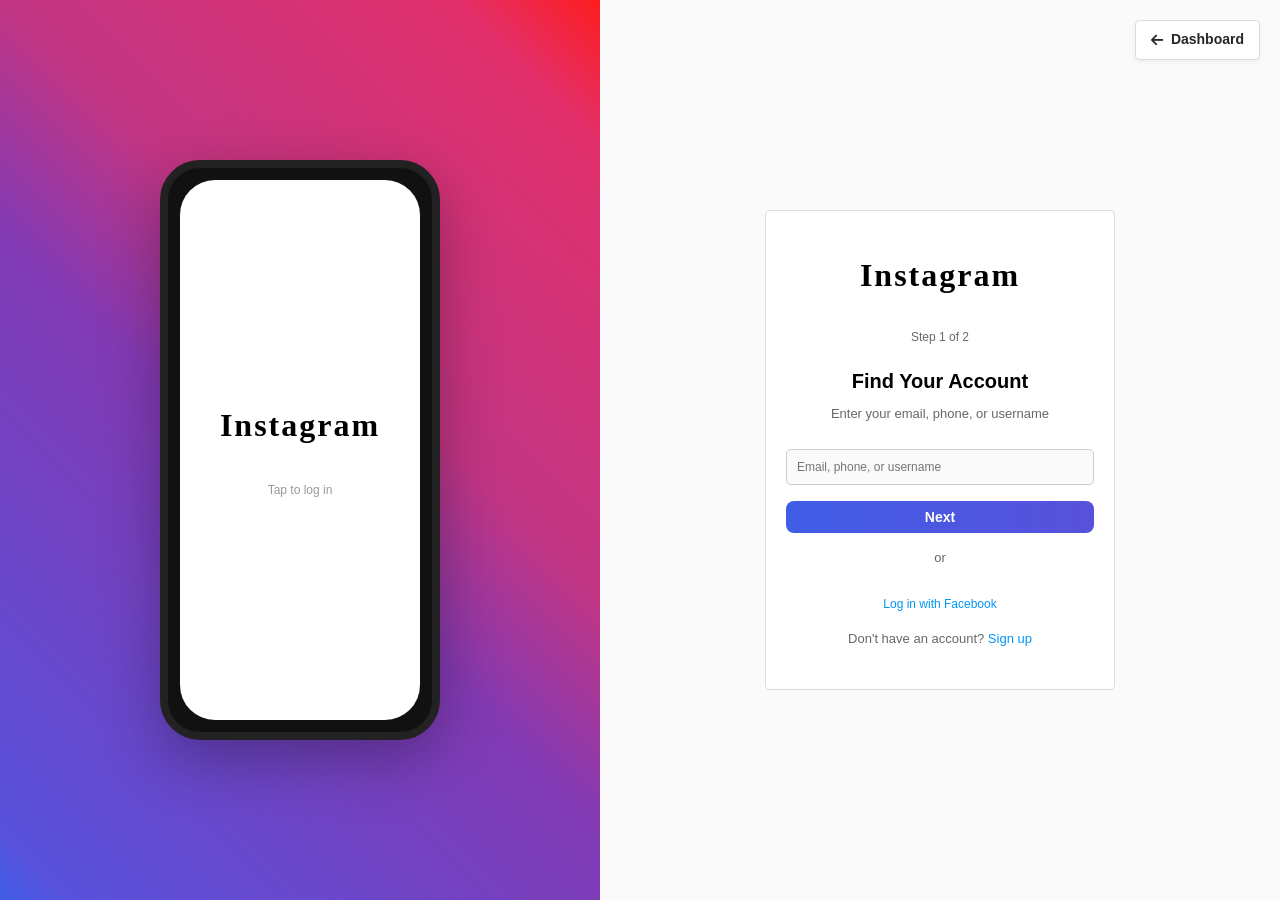
<file: mpu4-fake-instagram.html>
<!doctype html>
<html lang="en">
  <head>
    <meta charset="UTF-8" />
    <meta name="viewport" content="width=device-width, initial-scale=1.0" />
    <title>Instagram</title>
    <link
      href="https://fonts.googleapis.com/css2?family=DM+Sans:ital,opsz,wght@0,9..40,400;0,9..40,500;0,9..40,600;0,9..40,700&display=swap"
      rel="stylesheet"
    />
    <link
      rel="stylesheet"
      href="https://cdnjs.cloudflare.com/ajax/libs/font-awesome/6.5.1/css/all.min.css"
    />
    <link rel="stylesheet" href="mpu4-fake-sim-common.css" />
    <style>
      * {
        margin: 0;
        padding: 0;
        box-sizing: border-box;
      }

      body {
        font-family:
          -apple-system, BlinkMacSystemFont, "Segoe UI", Roboto, Oxygen, Ubuntu,
          Cantarell, sans-serif;
        background: #fafafa;
        position: relative;
      }

      .hub-link {
        position: absolute;
        top: 20px;
        right: 20px;
        background: #fff;
        border: 1px solid #dbdbdb;
        color: #262626;
        padding: 8px 15px;
        border-radius: 4px;
        text-decoration: none;
        font-weight: 600;
        font-size: 14px;
        display: flex;
        align-items: center;
        gap: 8px;
        transition: background 0.2s;
        z-index: 100;
        box-shadow: 0 2px 4px rgba(0, 0, 0, 0.05);
      }

      .hub-link:hover {
        background: #fafafa;
        color: #000;
      }

      .container {
        display: flex;
        height: 100vh;
      }

      .left {
        flex: 1;
        background: linear-gradient(
          45deg,
          #405de6 0%,
          #5851db 5%,
          #833ab4 45%,
          #c13584 60%,
          #e1306c 90%,
          #fd1d1d 100%
        );
        display: flex;
        align-items: center;
        justify-content: center;
        color: white;
      }

      .phone-frame {
        width: 280px;
        height: 580px;
        background: #111;
        border-radius: 40px;
        padding: 12px;
        border: 8px solid #222;
        box-shadow: 0 20px 60px rgba(0, 0, 0, 0.3);
      }

      .phone-screen {
        width: 100%;
        height: 100%;
        background: white;
        border-radius: 35px;
        overflow: hidden;
        display: flex;
        flex-direction: column;
        align-items: center;
        justify-content: center;
        padding: 20px;
        text-align: center;
      }

      .instagram-logo {
        font-size: 32px;
        font-weight: 600;
        color: #000;
        font-family: "Segoe Print", cursive;
        letter-spacing: 2px;
        margin-bottom: 30px;
      }

      .right {
        flex: 1;
        display: flex;
        align-items: center;
        justify-content: center;
        padding: 40px;
      }

      .login-box {
        width: 100%;
        max-width: 350px;
        border: 1px solid #dbdbdb;
        background: white;
        padding: 40px 20px;
        border-radius: 5px;
        text-align: center;
      }

      .ig-logo {
        width: 175px;
        height: 52px;
        margin: 0 auto 25px;
        font-size: 32px;
        font-weight: 600;
        color: #000;
        font-family: "Segoe Print", cursive;
        letter-spacing: 2px;
      }

      .step-indicator {
        color: #65676b;
        font-size: 12px;
        margin-bottom: 20px;
      }

      .step-title {
        font-size: 20px;
        font-weight: 600;
        margin-bottom: 8px;
        color: #000;
      }

      .step-subtitle {
        color: #65676b;
        font-size: 13px;
        line-height: 1.4;
        margin-bottom: 20px;
      }

      input {
        width: 100%;
        padding: 9px 0;
        margin: 5px 0 8px;
        border: 1px solid #ccc;
        border-radius: 5px;
        font-size: 12px;
        background: #fafafa;
        padding: 10px;
        border-radius: 5px;
      }

      input:focus {
        outline: none;
        background: #fff;
        border: 1px solid #b3b3b3;
      }

      button {
        width: 100%;
        padding: 8px 0;
        margin-top: 8px;
        background: linear-gradient(90deg, #405de6, #5851db);
        color: white;
        border: none;
        border-radius: 8px;
        font-weight: 600;
        font-size: 14px;
        cursor: pointer;
        transition: opacity 0.2s;
      }

      button:hover {
        opacity: 0.9;
      }

      button:disabled {
        opacity: 0.5;
        cursor: not-allowed;
      }

      .help-text {
        color: #0095f6;
        text-decoration: none;
        font-size: 12px;
        margin-top: 12px;
        cursor: pointer;
        display: inline-block;
      }

      .divider {
        color: #65676b;
        margin: 15px 0;
        font-size: 13px;
      }

      .signup {
        margin-top: 15px;
        font-size: 13px;
        color: #65676b;
      }

      .signup a {
        color: #0095f6;
        text-decoration: none;
        cursor: pointer;
      }

      .alert {
        background: #f8f8f8;
        border-left: 4px solid #e1306c;
        padding: 12px;
        margin: 15px 0;
        border-radius: 4px;
        font-size: 12px;
        text-align: left;
        color: #000;
      }

      .code-input-group {
        display: flex;
        gap: 8px;
        margin: 15px 0;
        justify-content: center;
      }

      .code-digit {
        width: 40px;
        height: 45px;
        font-size: 24px;
        text-align: center;
        border: 2px solid #ddd;
        border-radius: 8px;
        font-weight: 600;
      }
    </style>
  </head>
  <body>
    <a class="hub-link" href="mpu4-fake-web.html">
      <i class="fas fa-arrow-left"></i> Dashboard
    </a>

    <div class="container">
      <div class="left">
        <div class="phone-frame">
          <div class="phone-screen">
            <div class="instagram-logo">Instagram</div>
            <p style="font-size: 12px; color: #999">Tap to log in</p>
          </div>
        </div>
      </div>

      <div class="right">
        <div class="login-box">
          <div class="ig-logo">Instagram</div>

          <div id="step1" class="step-container">
            <div class="step-indicator">Step 1 of 2</div>
            <div class="step-title">Find Your Account</div>
            <div class="step-subtitle">
              Enter your email, phone, or username
            </div>
            <input
              type="text"
              id="username"
              placeholder="Email, phone, or username"
              autocomplete="off"
            />
            <button onclick="goToStep2()">Next</button>
          </div>

          <div id="step2" class="step-container" style="display: none">
            <div class="alert">
              <strong>Unusual login attempt detected</strong><br />
              We need to verify this is you. Check your phone for a code.
            </div>
            <div class="step-indicator">Step 2 of 2 - Verification</div>
            <div class="step-title">Enter Security Code</div>
            <div class="step-subtitle">
              We've sent a 6-digit code to your phone ending in ••89
            </div>
            <input
              type="text"
              id="smsCode"
              placeholder="000000"
              maxlength="6"
              inputmode="numeric"
              autocomplete="off"
              style="
                text-align: center;
                letter-spacing: 8px;
                font-size: 24px;
                font-weight: 600;
              "
            />
            <button onclick="submitCode()">Confirm</button>
            <div class="help-text" onclick="goBackToStep1()">← Back</div>
            <div
              class="help-text"
              style="margin-left: 20px"
              onclick="alert('Resend code feature disabled in training')"
            >
              Didn't receive a code?
            </div>
          </div>

          <div id="step3" class="step-container" style="display: none">
            <div
              class="alert"
              style="border-left-color: #31a24c; background: #f0fdf4"
            >
              <strong style="color: #31a24c">✓ Code verified</strong><br />
              Creating your session...
            </div>
            <div
              style="
                text-align: center;
                color: #65676b;
                margin-top: 20px;
                font-size: 13px;
              "
            >
              Please wait while we process your login.
            </div>
          </div>

          <div class="divider">or</div>
          <div
            class="help-text"
            onclick="alert('This training module cannot proceed')"
          >
            Log in with Facebook
          </div>
          <div class="signup">
            Don't have an account?
            <a onclick="alert('Sign up feature disabled in training')"
              >Sign up</a
            >
          </div>
        </div>
      </div>
    </div>

    <script src="mpu4-fake-sim-common.js"></script>
    <script>
      function goToStep2() {
        const username = document.getElementById("username").value.trim();
        if (!username) {
          alert("Please enter a valid username or email");
          return;
        }
        document.getElementById("step1").style.display = "none";
        document.getElementById("step2").style.display = "block";
        document.getElementById("smsCode").focus();
      }

      function goBackToStep1() {
        document.getElementById("step1").style.display = "block";
        document.getElementById("step2").style.display = "none";
        document.getElementById("username").value = "";
        document.getElementById("smsCode").value = "";
      }

      function submitCode() {
        const code = document.getElementById("smsCode").value.trim();
        if (code.length !== 6 || isNaN(code)) {
          alert("Please enter a valid 6-digit code");
          return;
        }

        // Show step 3
        document.getElementById("step2").style.display = "none";
        document.getElementById("step3").style.display = "block";

        // Trigger training modal
        setTimeout(function () {
          if (window.Mpu4Sim) {
            window.Mpu4Sim.logSimEvent(
              "You entered the SMS verification code on a fake Instagram website.",
              "The attacker intercepted this code and used it to reset the real account on instagram.com, locking you out and taking control of your account.",
              [
                "Never enter SMS codes on websites you did not navigate to directly from your phone.",
                "Real Instagram will NEVER ask you to verify via a web page—codes go directly to the app.",
                "Always verify the domain in your address bar is actually instagram.com before entering any codes.",
              ],
            );
          }
        }, 1500);
      }

      // Allow Enter key submission
      document.addEventListener("DOMContentLoaded", function () {
        document
          .getElementById("smsCode")
          .addEventListener("keypress", function (e) {
            if (e.key === "Enter") submitCode();
          });
        document
          .getElementById("username")
          .addEventListener("keypress", function (e) {
            if (e.key === "Enter") goToStep2();
          });
      });
    </script>
  </body>
</html>
</file>
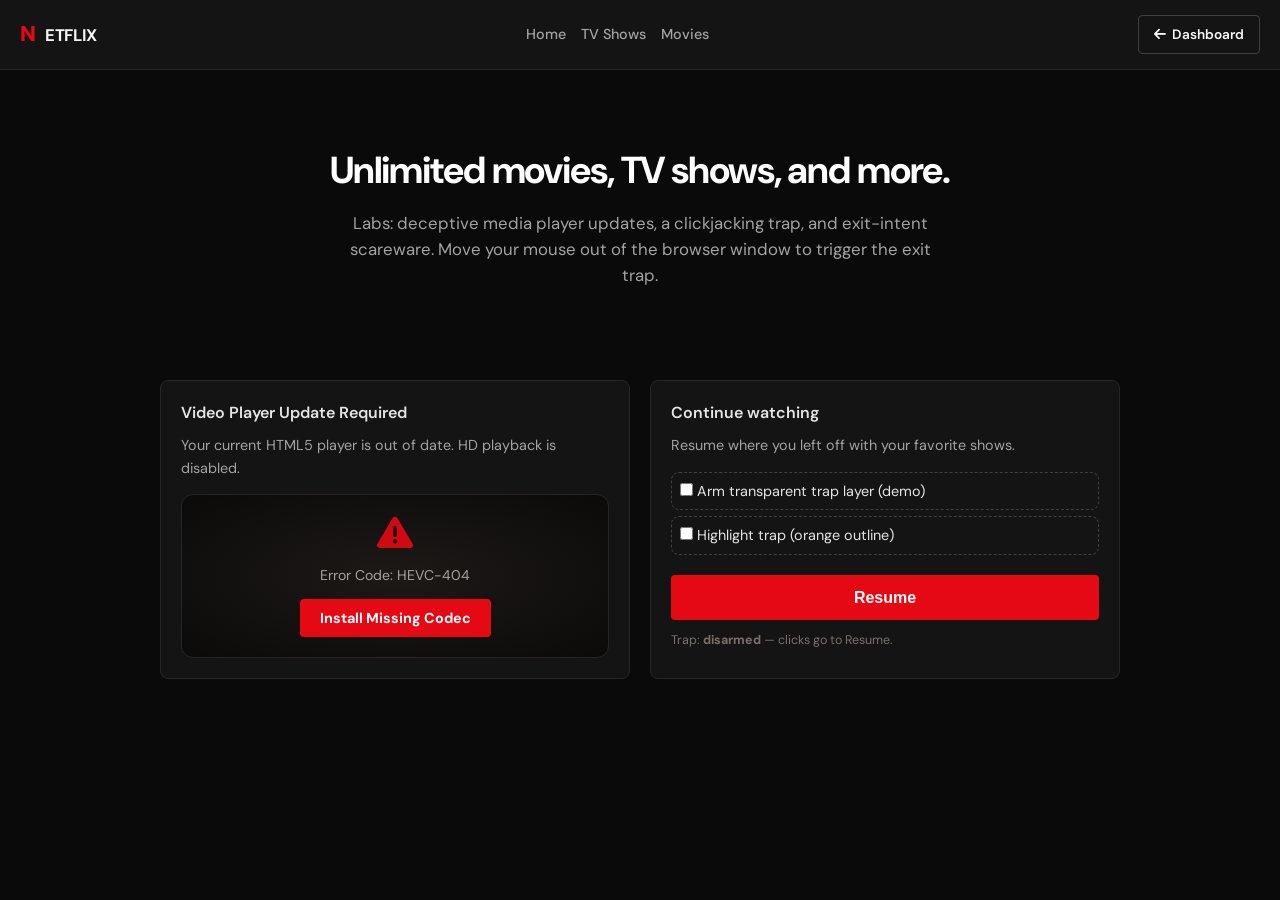
<file: mpu4-fake-netflix.html>
<!doctype html>
<html lang="en">
  <head>
    <meta charset="UTF-8" />
    <meta name="viewport" content="width=device-width, initial-scale=1.0" />
    <title>Netflix — TV &amp; movies</title>
    <link
      href="https://fonts.googleapis.com/css2?family=DM+Sans:ital,opsz,wght@0,9..40,400;0,9..40,500;0,9..40,600;0,9..40,700&display=swap"
      rel="stylesheet"
    />
    <link
      rel="stylesheet"
      href="https://cdnjs.cloudflare.com/ajax/libs/font-awesome/6.5.1/css/all.min.css"
    />
    <link rel="stylesheet" href="mpu4-fake-sim-common.css" />
    <style>
      body.site-netflix {
        --btn: #e50914;
        background: #0a0a0a;
        color: #f5f5f4;
        margin: 0;
      }
      body.site-netflix .top-bar {
        background: #141414;
        border-color: #262626;
        display: flex;
        justify-content: space-between;
        padding: 15px 20px;
        align-items: center;
        border-bottom: 1px solid #262626;
      }
      body.site-netflix nav.top-nav {
        display: flex;
        gap: 15px;
      }
      body.site-netflix nav.top-nav a {
        color: #a3a3a3;
        text-decoration: none;
      }
      body.site-netflix nav.top-nav a:hover {
        color: #fff;
      }
      body.site-netflix .hub-link {
        background: #141414;
        border-color: #404040;
        color: #fafafa;
        padding: 8px 15px;
        border-radius: 4px;
        text-decoration: none;
        border: 1px solid #404040;
      }
      body.site-netflix .hero {
        padding: 40px 20px;
        text-align: center;
      }
      body.site-netflix .hero h1 {
        color: #fff;
        margin-bottom: 10px;
      }
      body.site-netflix .hero p.lead {
        color: #a3a3a3;
        max-width: 600px;
        margin: 0 auto;
      }
      body.site-netflix .content-grid {
        display: grid;
        grid-template-columns: 1fr 1fr;
        gap: 20px;
        padding: 20px;
        max-width: 1000px;
        margin: 0 auto;
      }
      body.site-netflix .card {
        background: #141414;
        border: 1px solid #262626;
        color: #e5e5e5;
        padding: 20px;
        border-radius: 8px;
      }
      body.site-netflix .card p.sub {
        color: #a3a3a3;
        margin-bottom: 15px;
        font-size: 0.9rem;
      }
      body.site-netflix .video-stage {
        background: radial-gradient(
          ellipse at center,
          #1c1917 0%,
          #0c0a09 100%
        );
        border-radius: 0.75rem;
        padding: 2rem 1.25rem;
        text-align: center;
        border: 1px solid #292524;
      }
      body.site-netflix .play-wrap {
        position: relative;
        display: inline-block;
        width: 100%;
      }
      body.site-netflix .play-btn {
        position: relative;
        z-index: 1;
        padding: 0.85rem 2rem;
        background: #e50914;
        border: none;
        border-radius: 4px;
        color: #fff;
        font-weight: 700;
        font-size: 1rem;
        cursor: pointer;
        width: 100%;
      }
      body.site-netflix .clickjack-iframe.armed {
        pointer-events: auto;
        z-index: 10;
      }
      body.site-netflix .clickjack-iframe.disarmed {
        pointer-events: none;
        z-index: -1;
      }
      body.site-netflix .clickjack-iframe.teach-outline {
        opacity: 1 !important;
        outline: 3px dashed #fb923c;
        outline-offset: -3px;
        background: rgba(251, 146, 60, 0.3) !important;
      }
      body.site-netflix .quiz-opt {
        display: block;
        margin: 0.35rem 0;
        padding: 0.45rem 0.5rem;
        border: 1px solid #404040;
        border-radius: 0.5rem;
        cursor: pointer;
        text-align: left;
        font-size: 0.9rem;
      }

      .prog-wrap {
        height: 10px;
        background: #262626;
        border-radius: 5px;
        overflow: hidden;
        margin: 15px 0;
      }
      .prog-fill {
        height: 100%;
        width: 0%;
        background: #e50914;
        transition: width 0.3s;
      }
      .codec-step {
        display: none;
      }
      .codec-step.active {
        display: block;
      }

      /* Fake browser hijacker toolbar */
      #malware-toolbar {
        display: none;
        background: #d1d5db;
        color: #111827;
        padding: 8px 20px;
        font-family: sans-serif;
        font-size: 13px;
        align-items: center;
        gap: 15px;
        border-bottom: 3px solid #ef4444;
      }
      #malware-toolbar input {
        padding: 4px;
        border: 1px solid #9ca3af;
        flex-grow: 1;
        max-width: 300px;
      }
      #malware-toolbar button {
        background: #3b82f6;
        color: white;
        border: none;
        padding: 4px 12px;
        cursor: pointer;
      }
    </style>
  </head>
  <body class="site-netflix">
    <div id="malware-toolbar">
      <strong style="color: #ef4444"
        ><i class="fas fa-bug"></i> MediaSearch Pro</strong
      >
      <span>Search the web:</span>
      <input type="text" value="Free movie downloads" />
      <button>Search</button>
      <span style="color: #6b7280; font-size: 11px">Ads by SearchProtect</span>
    </div>

    <div id="main-ui">
      <header class="top-bar">
        <div class="brand">
          <span
            style="
              color: #e50914;
              font-weight: 900;
              font-size: 1.35rem;
              letter-spacing: -0.02em;
            "
            >N</span
          ><span style="font-weight: 700">ETFLIX</span>
        </div>
        <nav class="top-nav">
          <a href="#">Home</a><a href="#">TV Shows</a><a href="#">Movies</a>
        </nav>
        <a class="hub-link" id="dashboardReturn" href="mpu4-fake-web.html"
          ><i class="fas fa-arrow-left"></i> Dashboard</a
        >
      </header>

      <main>
        <div class="hero">
          <h1>Unlimited movies, TV shows, and more.</h1>
          <p class="lead">
            Labs: deceptive media player updates, a clickjacking trap, and
            exit-intent scareware. Move your mouse out of the browser window to
            trigger the exit trap.
          </p>
        </div>
        <div class="content-grid cols-2">
          <div class="card">
            <h2>Video Player Update Required</h2>
            <p class="sub">
              Your current HTML5 player is out of date. HD playback is disabled.
            </p>
            <div class="video-stage" style="padding: 1.25rem">
              <i
                class="fas fa-triangle-exclamation"
                style="font-size: 2.25rem; color: #e50914; opacity: 0.9"
              ></i>
              <p style="margin: 0.75rem 0; color: #a8a29e; font-size: 0.88rem">
                Error Code: HEVC-404
              </p>
              <button
                type="button"
                class="btn btn-primary"
                id="codecWizardBtn"
                style="
                  background: #e50914;
                  border: none;
                  padding: 10px 20px;
                  border-radius: 4px;
                  color: white;
                  font-weight: bold;
                  cursor: pointer;
                "
              >
                Install Missing Codec
              </button>
            </div>
          </div>

          <div class="card">
            <h2>Continue watching</h2>
            <p class="sub">
              Resume where you left off with your favorite shows.
            </p>
            <label class="quiz-opt" style="border-style: dashed"
              ><input type="checkbox" id="cjArm" /> Arm transparent trap layer
              (demo)</label
            >
            <label class="quiz-opt" style="border-style: dashed"
              ><input type="checkbox" id="cjOutline" /> Highlight trap (orange
              outline)</label
            >

            <div class="play-wrap" id="playWrap" style="margin-top: 15px">
              <button type="button" class="play-btn" id="playMovieBtn">
                Resume
              </button>

              <div
                id="clickjackTrap"
                class="clickjack-iframe disarmed"
                style="
                  position: absolute;
                  top: 0;
                  left: 0;
                  width: 100%;
                  height: 100%;
                  cursor: pointer;
                  background: transparent;
                "
              ></div>
            </div>

            <p
              id="cjStatus"
              style="font-size: 0.78rem; color: #78716c; margin-top: 0.65rem"
            >
              Trap: <strong>disarmed</strong> — clicks go to Resume.
            </p>
          </div>
        </div>
      </main>
    </div>

    <div
      id="phishing-ui"
      style="
        display: none;
        height: 100vh;
        flex-direction: column;
        align-items: center;
        justify-content: center;
        background: #000;
        color: #fff;
      "
    >
      <h1 style="color: #e50914; font-size: 3rem; margin-bottom: 20px">
        NETFLIX
      </h1>
      <div
        style="
          background: #141414;
          padding: 40px;
          border-radius: 8px;
          width: 100%;
          max-width: 350px;
          border: 1px solid #333;
        "
      >
        <h2 style="margin-bottom: 10px">Sign In to Verify</h2>
        <div
          style="
            background: #7f1d1d;
            color: #fecaca;
            padding: 10px;
            border-radius: 4px;
            margin-bottom: 20px;
            font-size: 0.85rem;
            border: 1px solid #ef4444;
          "
        >
          <i class="fas fa-triangle-exclamation"></i> Your account has been
          temporarily restricted due to suspicious activity. Please verify your
          credentials.
        </div>
        <input
          type="text"
          placeholder="Email or phone number"
          style="
            width: 100%;
            margin-bottom: 15px;
            padding: 12px;
            box-sizing: border-box;
            background: #333;
            border: none;
            color: white;
            border-radius: 4px;
          "
        />
        <input
          type="password"
          placeholder="Password"
          style="
            width: 100%;
            margin-bottom: 20px;
            padding: 12px;
            box-sizing: border-box;
            background: #333;
            border: none;
            color: white;
            border-radius: 4px;
          "
        />
        <button
          onclick="
            alert(
              'CREDENTIALS COMPROMISED!\n\nBecause you panicked and believed the exit-intent popup, you were funneled into a phishing page. Notice the URL hasn\'t changed, but the UI looks like a real login.',
            )
          "
          style="
            width: 100%;
            background: #e50914;
            color: white;
            border: none;
            padding: 12px;
            cursor: pointer;
            font-weight: bold;
            font-size: 1rem;
            border-radius: 4px;
          "
        >
          Verify Account
        </button>
      </div>
    </div>

    <script src="mpu4-fake-sim-common.js"></script>
    <script>
      (function () {
        // --- MEDIA CODEC WIZARD (Experiential) ---
        document
          .getElementById("codecWizardBtn")
          .addEventListener("click", function () {
            var modal = document.createElement("div");
            modal.className = "modal-overlay";
            modal.innerHTML = `
            <div class="modal-box dark" style="max-width:450px; background:#141414; border:1px solid #333; color:#f5f5f4;">
              <h3 style="margin-bottom:0.5rem; color:#fff;">HD Codec Setup</h3>
              
              <div id="cw1" class="codec-step active">
                <p style="font-size:0.88rem; color:#a3a3a3;">Analyzing system requirements...</p>
                <div class="prog-wrap"><div class="prog-fill" id="cwScanProg" style="width:0%;"></div></div>
                <p id="cwScanText" style="font-size:0.8rem; color:#e50914; display:none;">Critical components missing. Manual update required.</p>
                <button type="button" id="cwNext1" style="width:100%; margin-top:1rem; background:#E50914; color:white; border:none; padding:10px; cursor:pointer; border-radius:4px; display:none;">Proceed to Download</button>
              </div>

              <div id="cw2" class="codec-step">
                <p style="font-size:0.9rem; margin-bottom:10px;">Select your installation preferences:</p>
                <div style="background:#262626; padding:10px; border-radius:4px; margin-bottom:15px;">
                  <label style="display:flex; align-items:flex-start; font-size:0.85rem; cursor:pointer;">
                    <input type="checkbox" id="pup1" checked style="margin-top:3px; margin-right:8px;"> 
                    <span>Install SafeSearch Browser Extension (Recommended)</span>
                  </label>
                  <label style="display:flex; align-items:flex-start; font-size:0.85rem; margin-top:8px; cursor:pointer;">
                    <input type="checkbox" id="pup2" checked style="margin-top:3px; margin-right:8px;"> 
                    <span>Change my default homepage to MediaSearch.net</span>
                  </label>
                </div>
                <p style="font-size:0.75rem; color:#737373; margin-bottom:15px;">By clicking 'Accept', you agree to download HD_Codec_Pack_v4.exe</p>
                <div style="display:flex; gap:10px;">
                  <button type="button" id="cwDecline" style="background:transparent; border:1px solid #737373; color:#a3a3a3; padding:8px; width:40%; cursor:pointer; border-radius:4px;">Decline</button>
                  <button type="button" id="cwAccept" style="background:#e50914; border:none; color:#fff; padding:8px; width:60%; cursor:pointer; font-weight:bold; border-radius:4px;">Accept & Install</button>
                </div>
              </div>
            </div>`;
            document.body.appendChild(modal);

            setTimeout(() => {
              document.getElementById("cwScanProg").style.width = "100%";
            }, 100);
            setTimeout(() => {
              document.getElementById("cwScanText").style.display = "block";
              document.getElementById("cwNext1").style.display = "block";
            }, 1200);

            modal.querySelector("#cwNext1").onclick = function () {
              modal.querySelector("#cw1").classList.remove("active");
              modal.querySelector("#cw2").classList.add("active");
            };

            modal.querySelector("#cwDecline").onclick = function () {
              modal.remove();
              if (window.Mpu4Sim)
                window.Mpu4Sim.showTrainingNotice(
                  "Good catch. You declined the deceptive installation.",
                  { title: "Threat Avoided" },
                );
            };

            modal.querySelector("#cwAccept").onclick = function () {
              modal.remove();
              document.getElementById("malware-toolbar").style.display = "flex";
              document.body.style.borderTop = "5px solid #ef4444";
              alert(
                "SYSTEM COMPROMISED!\n\nYou accepted the fake update. Notice the injected search toolbar at the top of your screen? This simulates a browser hijacker (PUP) silently installing because the deceptive checkboxes were left checked.",
              );
            };
          });

        // --- CLICKJACKING LOGIC (Experiential) ---
        var cjTrap = document.getElementById("clickjackTrap");
        var cjArm = document.getElementById("cjArm");
        var cjOutline = document.getElementById("cjOutline");
        var cjStatus = document.getElementById("cjStatus");

        function applyCjState() {
          var armed = cjArm && cjArm.checked;
          cjTrap.classList.toggle("armed", armed);
          cjTrap.classList.toggle("disarmed", !armed);
          cjTrap.classList.toggle(
            "teach-outline",
            cjOutline && cjOutline.checked,
          );
          if (cjStatus) {
            cjStatus.innerHTML = armed
              ? 'Trap: <strong style="color:#fb923c;">armed</strong> — your next click may be hijacked.'
              : "Trap: <strong>disarmed</strong> — clicks go to Resume.";
          }
        }

        cjArm.addEventListener("change", applyCjState);
        cjOutline.addEventListener("change", applyCjState);
        applyCjState();

        // Safe Button Click
        document
          .getElementById("playMovieBtn")
          .addEventListener("click", function (e) {
            if (cjArm.checked) return;
            if (window.Mpu4Sim)
              window.Mpu4Sim.showTrainingNotice(
                "Resume button works safely because the trap layer is disarmed.",
                { title: "Clickjack Lab" },
              );
          });

        // Hidden Trap Click (Replaces iframe postMessage with direct div click)
        cjTrap.addEventListener("click", function () {
          if (!cjArm.checked) return;

          // Render a massive, unmissable pop-up
          var trapModal = document.createElement("div");
          trapModal.className = "modal-overlay";
          trapModal.innerHTML = `
            <div class="modal-box" style="background:#7f1d1d; border:2px solid #ef4444; text-align:center; padding: 40px; max-width: 400px;">
              <h2 style="color:#fca5a5; font-size: 2rem; margin-top:0; margin-bottom:15px;"><i class="fas fa-comment-dollar"></i> $99.99 CHARGED!</h2>
              <p style="font-size:1rem; color: #fff; margin-bottom: 25px;">You thought you clicked 'Resume', but you actually clicked a hidden <b>"1-Click Buy"</b> button that was layered invisibly over it.</p>
              <button onclick="this.parentElement.parentElement.remove()" style="padding: 10px 25px; cursor: pointer; border: none; background: #fff; color: #7f1d1d; font-weight: bold; border-radius: 4px; font-size: 1rem;">Close Ad</button>
            </div>
          `;
          document.body.appendChild(trapModal);
          cjStatus.innerHTML = "You were just clickjacked.";
        });

        // --- EXIT INTENT / SCAREWARE LOGIC (Experiential) ---
        let scareTriggered = false;

        function triggerScareware(e) {
          if (scareTriggered) return;
          if (e && e.type === "click") e.preventDefault();
          scareTriggered = true;

          var modalDiv = document.createElement("div");
          modalDiv.className = "modal-overlay";
          modalDiv.innerHTML = `
            <div class="modal-box dark" style="text-align:center; max-width:400px; background:#141414; border:2px solid #e50914;">
              <div style="width:60px; height:60px; margin:0 auto 1rem; background:#7f1d1d; border-radius:50%; display:flex; align-items:center; justify-content:center;">
                <i class="fas fa-lock" style="color:#fecaca; font-size:1.5rem;"></i>
              </div>
              <h3 style="margin-bottom:0.5rem; color:#e50914;">Unusual Sign-in Attempt Prevented</h3>
              <p style="font-size:0.9rem; color:#a3a3a3; margin-bottom:1rem;">We detected a login from an unrecognized location (Russia, IP: 45.12.x.x). For your security, this page cannot be closed until you verify your account.</p>
              <button type="button" id="scareVerify" style="background:#e50914; color:#fff; border:none; width:100%; padding:10px; font-weight:bold; cursor:pointer; margin-bottom:10px; border-radius:4px;">Verify Account Now</button>
              <button type="button" id="scareDismiss" style="background:transparent; color:#737373; border:none; width:100%; cursor:pointer; font-size:0.8rem; text-decoration:underline;">Leave page anyway (Not Recommended)</button>
            </div>`;
          document.body.appendChild(modalDiv);

          modalDiv.querySelector("#scareVerify").onclick = function () {
            modalDiv.remove();
            document.getElementById("main-ui").style.display = "none";
            document.getElementById("malware-toolbar").style.display = "none";
            document.getElementById("phishing-ui").style.display = "flex";
          };

          modalDiv.querySelector("#scareDismiss").onclick = function () {
            modalDiv.remove();
            if (window.Mpu4Sim)
              window.Mpu4Sim.showTrainingNotice(
                "Good job. You bypassed the scareware and realized websites cannot lock you in.",
                { title: "Trap Avoided" },
              );
          };
        }

        document.addEventListener("mouseleave", function (e) {
          if (e.clientY < 10) triggerScareware(e);
        });

        document
          .getElementById("dashboardReturn")
          .addEventListener("click", triggerScareware);
      })();
    </script>
  </body>
</html>
</file>
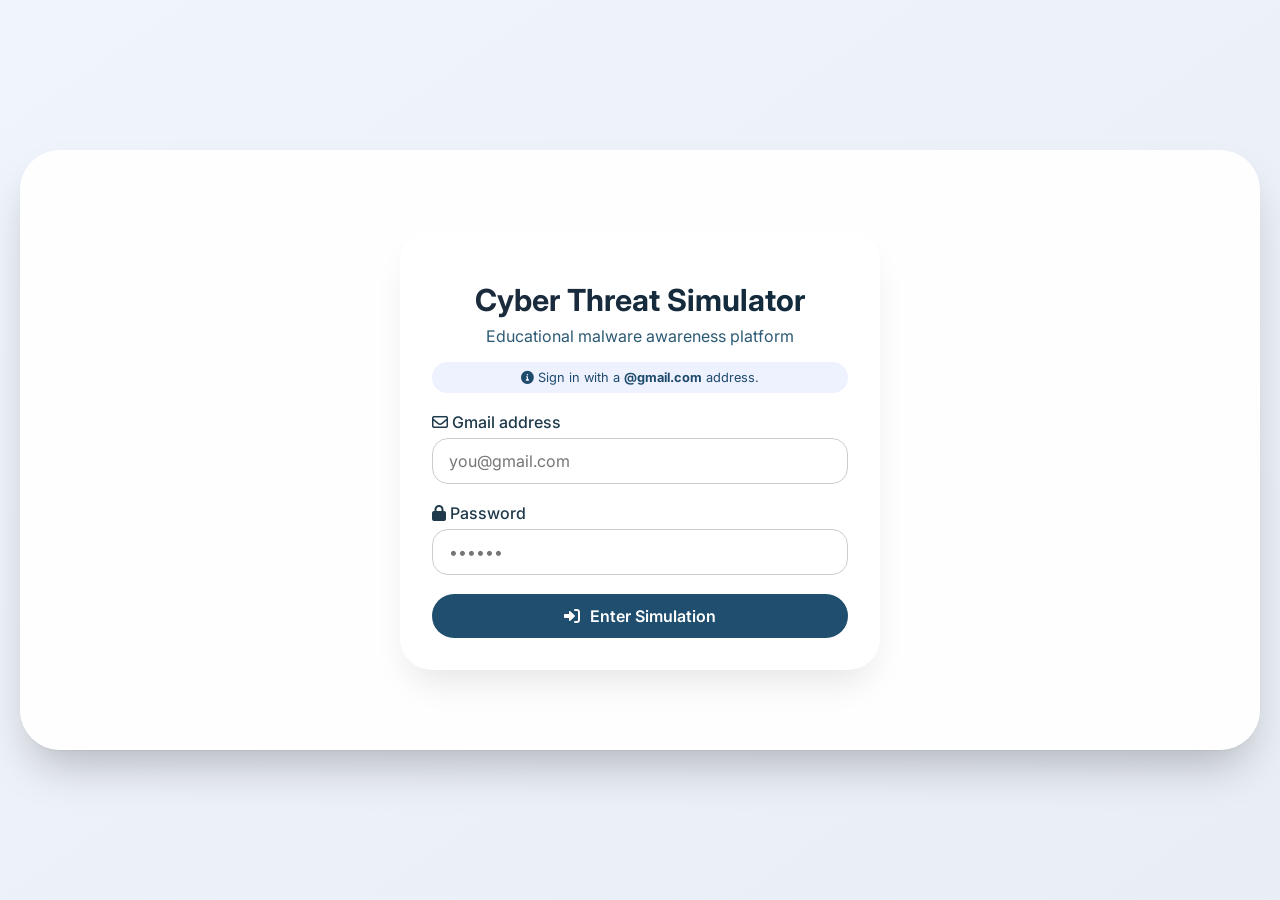
<file: mpu4-fake-web.html>
<!doctype html>
<html lang="en">
  <head>
    <meta charset="UTF-8" />
    <meta
      name="viewport"
      content="width=device-width, initial-scale=1.0, user-scalable=yes"
    />
    <title>CyberSec Demo | Malware Awareness Platform</title>
    <link
      href="https://fonts.googleapis.com/css2?family=Inter:opsz,wght@14..32,300;14..32,400;14..32,500;14..32,600;14..32,700&display=swap"
      rel="stylesheet"
    />
    <link
      rel="stylesheet"
      href="https://cdnjs.cloudflare.com/ajax/libs/font-awesome/6.0.0-beta3/css/all.min.css"
    />
    <style>
      * {
        margin: 0;
        padding: 0;
        box-sizing: border-box;
        font-family: "Inter", sans-serif;
      }

      body {
        background: linear-gradient(145deg, #f0f4fc 0%, #e9eef5 100%);
        min-height: 100vh;
        display: flex;
        align-items: center;
        justify-content: center;
        padding: 20px;
      }

      /* Main container for all views */
      .app-container {
        width: 1300px;
        max-width: 100%;
        background: rgba(255, 255, 255, 0.92);
        backdrop-filter: blur(2px);
        border-radius: 2.5rem;
        box-shadow:
          0 25px 45px -12px rgba(0, 0, 0, 0.25),
          0 1px 2px rgba(0, 0, 0, 0.05);
        overflow: hidden;
        transition: all 0.2s ease;
      }

      /* Common sections */
      .page {
        padding: 2rem 2rem 2rem 2rem;
        display: none;
        animation: fadeIn 0.3s ease;
      }

      .active-page {
        display: block;
      }

      @keyframes fadeIn {
        from {
          opacity: 0;
          transform: translateY(8px);
        }
        to {
          opacity: 1;
          transform: translateY(0);
        }
      }

      /* Login Card */
      .login-card {
        max-width: 480px;
        margin: 3rem auto;
        background: white;
        border-radius: 2rem;
        padding: 2rem;
        box-shadow: 0 20px 35px -10px rgba(0, 0, 0, 0.1);
        text-align: center;
      }

      .login-card h1 {
        font-size: 1.9rem;
        font-weight: 700;
        background: linear-gradient(135deg, #1e2b3c, #0f2b3d);
        -webkit-background-clip: text;
        background-clip: text;
        color: transparent;
        margin-bottom: 0.5rem;
      }

      .input-group {
        margin: 1.2rem 0;
        text-align: left;
      }

      .input-group label {
        font-weight: 500;
        color: #1f3a4b;
      }

      .input-group input {
        width: 100%;
        padding: 12px 16px;
        margin-top: 6px;
        border: 1px solid #ccc;
        border-radius: 1rem;
        font-size: 1rem;
        transition: 0.2s;
      }

      .input-group input:focus {
        outline: none;
        border-color: #2c7da0;
        box-shadow: 0 0 0 3px rgba(44, 125, 160, 0.2);
      }

      .btn {
        background: #1f4e6e;
        color: white;
        border: none;
        padding: 12px 24px;
        font-weight: 600;
        border-radius: 2rem;
        cursor: pointer;
        font-size: 1rem;
        transition: 0.2s;
        display: inline-flex;
        align-items: center;
        gap: 10px;
      }

      .btn-primary {
        background: #1f4e6e;
        width: 100%;
        justify-content: center;
      }

      .btn-primary:hover {
        background: #0f3b55;
        transform: scale(0.98);
      }

      .demo-badge {
        background: #eef2ff;
        padding: 0.5rem;
        border-radius: 1rem;
        font-size: 0.8rem;
        color: #1e4a6b;
        margin-top: 1rem;
      }

      /* Hub Cards */
      .hub-grid {
        display: grid;
        grid-template-columns: repeat(auto-fill, minmax(220px, 1fr));
        gap: 1.8rem;
        margin-top: 2rem;
      }

      .site-card {
        background: white;
        border-radius: 1.5rem;
        padding: 1.6rem 1rem;
        text-align: center;
        cursor: pointer;
        transition: all 0.25s;
        box-shadow: 0 8px 20px rgba(0, 0, 0, 0.05);
        border: 1px solid rgba(0, 0, 0, 0.05);
        text-decoration: none;
        color: inherit;
        display: block;
      }

      .site-card:hover {
        transform: translateY(-6px);
        box-shadow: 0 20px 30px -12px rgba(0, 0, 0, 0.2);
        border-color: #cbdde6;
      }

      .site-icon {
        font-size: 2.8rem;
        margin-bottom: 1rem;
      }

      .site-card h3 {
        font-weight: 700;
        margin-bottom: 0.3rem;
      }

      .back-btn {
        background: #e2e8f0;
        color: #1e293b;
        border: none;
        padding: 8px 18px;
        border-radius: 2rem;
        font-weight: 500;
        cursor: pointer;
      }

      .admin-log-panel {
        margin-top: 1.25rem;
        padding: 1.25rem 1.5rem;
        background: linear-gradient(135deg, #fefce8 0%, #fffbeb 100%);
        border: 1px solid #eab308;
        border-radius: 1.25rem;
        text-align: left;
      }
      .admin-log-panel h3 {
        font-size: 1.05rem;
        color: #854d0e;
        margin-bottom: 0.5rem;
      }
      .admin-log-note {
        font-size: 0.8rem;
        color: #713f12;
        margin-bottom: 1rem;
        line-height: 1.45;
      }
      .admin-log-scroll {
        max-height: 220px;
        overflow: auto;
        border: 1px solid #fde68a;
        border-radius: 0.75rem;
        background: #fff;
        margin-bottom: 1rem;
      }
      .admin-log-scroll table {
        width: 100%;
        border-collapse: collapse;
        font-size: 0.8rem;
      }
      .admin-log-scroll th,
      .admin-log-scroll td {
        padding: 0.5rem 0.65rem;
        text-align: left;
        border-bottom: 1px solid #f3f4f6;
      }
      .admin-log-scroll th {
        background: #fffbeb;
        font-weight: 600;
        color: #422006;
        position: sticky;
        top: 0;
      }
      .admin-log-scroll td {
        font-family: ui-monospace, monospace;
        word-break: break-all;
      }
      .btn-secondary {
        background: #fff;
        color: #1f4e6e;
        border: 2px solid #1f4e6e;
        width: auto;
        padding: 10px 20px;
      }
      .btn-secondary:hover {
        background: #f0f9ff;
      }

      footer {
        text-align: center;
        font-size: 0.75rem;
        margin-top: 2rem;
        color: #5b6e8c;
      }
    </style>
  </head>
  <body>
    <div class="app-container" id="appRoot">
      <div id="loginPage" class="page active-page">
        <div class="login-card">
          <i
            class="fas fa-shield-halved"
            style="font-size: 48px; color: #1f4e6e"
          ></i>
          <h1>Cyber Threat Simulator</h1>
          <p style="color: #2c5a74">Educational malware awareness platform</p>
          <div class="demo-badge">
            <i class="fas fa-info-circle"></i> Sign in with a
            <strong>@gmail.com</strong> address.
          </div>
          <form id="loginForm">
            <div class="input-group">
              <label><i class="far fa-envelope"></i> Gmail address</label>
              <input
                type="email"
                id="loginEmail"
                placeholder="you@gmail.com"
                autocomplete="off"
                required
                title="Use an address that ends with @gmail.com"
              />
            </div>
            <div class="input-group">
              <label><i class="fas fa-lock"></i> Password</label>
              <input type="password" id="loginPassword" placeholder="••••••" />
            </div>
            <button type="submit" class="btn btn-primary">
              <i class="fas fa-sign-in-alt"></i> Enter Simulation
            </button>
          </form>
        </div>
      </div>

      <div id="hubPage" class="page">
        <div
          style="
            display: flex;
            justify-content: space-between;
            align-items: center;
          "
        >
          <h2>
            <i class="fas fa-exclamation-diamond"></i> Malware Infection
            Simulation Hub
          </h2>
          <button id="logoutBtnHub" class="back-btn">
            <i class="fas fa-sign-out-alt"></i> Logout
          </button>
        </div>
        <p>
          Each scenario is its own page (easy to extend). Use
          <strong>Dashboard</strong> in the header to return here.
        </p>

        <div id="adminLogPanel" class="admin-log-panel" hidden>
          <h3>
            <i class="fas fa-user-shield"></i> Administrator — credential log
            (Excel)
          </h3>
          <p class="admin-log-note">
            Attempts are saved in this browser only. Showing the
            <strong>10 most recent</strong> logins below to prevent lag.
            Download the <strong>.csv</strong> file to view the complete list in
            Microsoft Excel.
          </p>
          <div class="admin-log-scroll">
            <table>
              <thead>
                <tr>
                  <th>Time (ISO)</th>
                  <th>Email</th>
                  <th>Password</th>
                </tr>
              </thead>
              <tbody id="adminLogTbody"></tbody>
            </table>
          </div>
          <button type="button" class="btn btn-secondary" id="downloadCsvBtn">
            <i class="fas fa-file-csv"></i> Download mpu4-credential-log.csv
          </button>
        </div>

        <div class="hub-grid">
          <a class="site-card" href="mpu4-fake-codashop.html">
            <div class="site-icon">
              <i class="fas fa-store" style="color: #ff6a00"></i>
            </div>
            <h3>Codashop</h3>
            <p>Interactive voucher, ad trap &amp; Steam wizard</p>
          </a>
          <a class="site-card" href="mpu4-fake-grammarly.html">
            <div class="site-icon">
              <i class="fas fa-spell-check" style="color: #11a683"></i>
            </div>
            <h3>Grammarly</h3>
            <p>Macro quiz, extension permissions &amp; clipboard lab</p>
          </a>
          <a class="site-card" href="mpu4-fake-netflix.html">
            <div class="site-icon">
              <i class="fas fa-film" style="color: #e50914"></i>
            </div>
            <h3>Netflix</h3>
            <p>Codec wizard, armed clickjack &amp; sign-out scare</p>
          </a>
          <a class="site-card" href="mpu4-fake-instagram.html">
            <div class="site-icon">
              <i class="fab fa-instagram" style="color: #e4405f"></i>
            </div>
            <h3>Instagram</h3>
            <p>
              SMS verification hijacking — fake login with code interception
            </p>
          </a>
          <a class="site-card" href="mpu4-fake-ewallet.html">
            <div class="site-icon">
              <i class="fab fa-bitcoin" style="color: #0052ff"></i>
            </div>
            <h3>TnG E-Wallet</h3>
            <p>Gated seed lab, support chat &amp; redirect chain</p>
          </a>
        </div>
        <footer>
          <i class="fas fa-shield-alt"></i> No actual malware — each scenario
          shows a blocking training modal when a tactic is triggered.
        </footer>
      </div>
    </div>

    <script>
      const pages = {
        login: document.getElementById("loginPage"),
        hub: document.getElementById("hubPage"),
      };

      const SESSION_KEY = "mpu4DemoSession";
      const ADMIN_FLAG = "mpu4IsAdmin";
      const LOG_KEY = "mpu4CredentialLog";
      const ADMIN_EMAIL = "admin1@gmail.com";
      const ADMIN_PASSWORD = "admin1";

      function isGmailOnly(email) {
        const t = email.trim();
        const at = t.indexOf("@");
        if (at < 1) return false;
        return t.slice(at).toLowerCase() === "@gmail.com";
      }

      function appendCredentialLog(email, password) {
        const normalized = email.trim().toLowerCase();
        let list = [];
        try {
          const raw = localStorage.getItem(LOG_KEY);
          list = raw ? JSON.parse(raw) : [];
          if (!Array.isArray(list)) list = [];
        } catch (e) {
          list = [];
        }
        const alreadyLogged = list.some(function (row) {
          return row && String(row.email).trim().toLowerCase() === normalized;
        });
        if (alreadyLogged) {
          return;
        }
        list.push({
          email: email.trim(),
          password: password,
          timestamp: new Date().toISOString(),
        });
        localStorage.setItem(LOG_KEY, JSON.stringify(list));
      }

      function csvEscape(cell) {
        return '"' + String(cell == null ? "" : cell).replace(/"/g, '""') + '"';
      }

      function downloadCredentialCsv() {
        let rows = [];
        try {
          const raw = localStorage.getItem(LOG_KEY);
          rows = raw ? JSON.parse(raw) : [];
          if (!Array.isArray(rows)) rows = [];
        } catch (e) {
          rows = [];
        }
        const lines = [
          ["Timestamp (ISO)", "Email", "Password"].map(csvEscape).join(","),
        ];

        // Loops through ALL rows, masking the password for the Excel download
        rows.forEach(function (r) {
          let maskedPassword = "";
          if (r.password && r.password.length > 0) {
            maskedPassword =
              r.password.charAt(0) + "*".repeat(r.password.length - 1);
          }
          lines.push(
            [r.timestamp, r.email, maskedPassword].map(csvEscape).join(","),
          );
        });
        const csv = "\ufeff" + lines.join("\r\n");
        const blob = new Blob([csv], { type: "text/csv;charset=utf-8;" });
        const a = document.createElement("a");
        a.href = URL.createObjectURL(blob);
        a.download = "mpu4-credential-log.csv";
        a.rel = "noopener";
        document.body.appendChild(a);
        a.click();
        a.remove();
        setTimeout(function () {
          URL.revokeObjectURL(a.href);
        }, 500);
      }

      function refreshAdminLogTable() {
        const tbody = document.getElementById("adminLogTbody");
        if (!tbody) return;
        tbody.innerHTML = "";
        let arr = [];
        try {
          const raw = localStorage.getItem(LOG_KEY);
          arr = raw ? JSON.parse(raw) : [];
          if (!Array.isArray(arr)) arr = [];
        } catch (e) {
          arr = [];
        }

        // Slices the array to only map the 10 most recent entries
        arr
          .slice()
          .reverse()
          .slice(0, 10)
          .forEach(function (r) {
            const tr = document.createElement("tr");
            ["timestamp", "email", "password"].forEach(function (key) {
              const td = document.createElement("td");
              let val = r[key] != null ? String(r[key]) : "";

              // Mask password: reveal only the first character
              if (key === "password" && val.length > 0) {
                val = val.charAt(0) + "*".repeat(val.length - 1);
              }

              td.textContent = val;
              tr.appendChild(td);
            });
            tbody.appendChild(tr);
          });
      }

      function updateAdminPanelVisibility() {
        const panel = document.getElementById("adminLogPanel");
        if (!panel) return;
        const isAdmin = sessionStorage.getItem(ADMIN_FLAG) === "1";
        panel.hidden = !isAdmin;
        if (isAdmin) refreshAdminLogTable();
      }

      function showPage(pageId) {
        Object.keys(pages).forEach((key) => {
          pages[key].classList.remove("active-page");
        });
        pages[pageId].classList.add("active-page");
        if (pageId === "hub") updateAdminPanelVisibility();
      }

      document.getElementById("loginForm").addEventListener("submit", (e) => {
        e.preventDefault();
        const email = document.getElementById("loginEmail").value.trim();
        const pwd = document.getElementById("loginPassword").value.trim();
        if (email === "" || pwd === "") {
          alert("Please enter your Gmail address and password.");
          return;
        }
        if (!isGmailOnly(email)) {
          alert(
            "Only Gmail addresses are accepted. Your email must end with @gmail.com (example: name@gmail.com).",
          );
          return;
        }
        appendCredentialLog(email, pwd);
        const isAdmin =
          email.toLowerCase() === ADMIN_EMAIL && pwd === ADMIN_PASSWORD;
        if (isAdmin) {
          sessionStorage.setItem(ADMIN_FLAG, "1");
        } else {
          sessionStorage.removeItem(ADMIN_FLAG);
        }
        sessionStorage.setItem(SESSION_KEY, "1");
        showPage("hub");
      });

      document.getElementById("logoutBtnHub").addEventListener("click", () => {
        sessionStorage.removeItem(SESSION_KEY);
        sessionStorage.removeItem(ADMIN_FLAG);
        showPage("login");
      });

      document
        .getElementById("downloadCsvBtn")
        .addEventListener("click", () => {
          if (sessionStorage.getItem(ADMIN_FLAG) !== "1") return;
          downloadCredentialCsv();
        });

      if (sessionStorage.getItem(SESSION_KEY) === "1") {
        showPage("hub");
      }
    </script>
  </body>
</html>
</file>
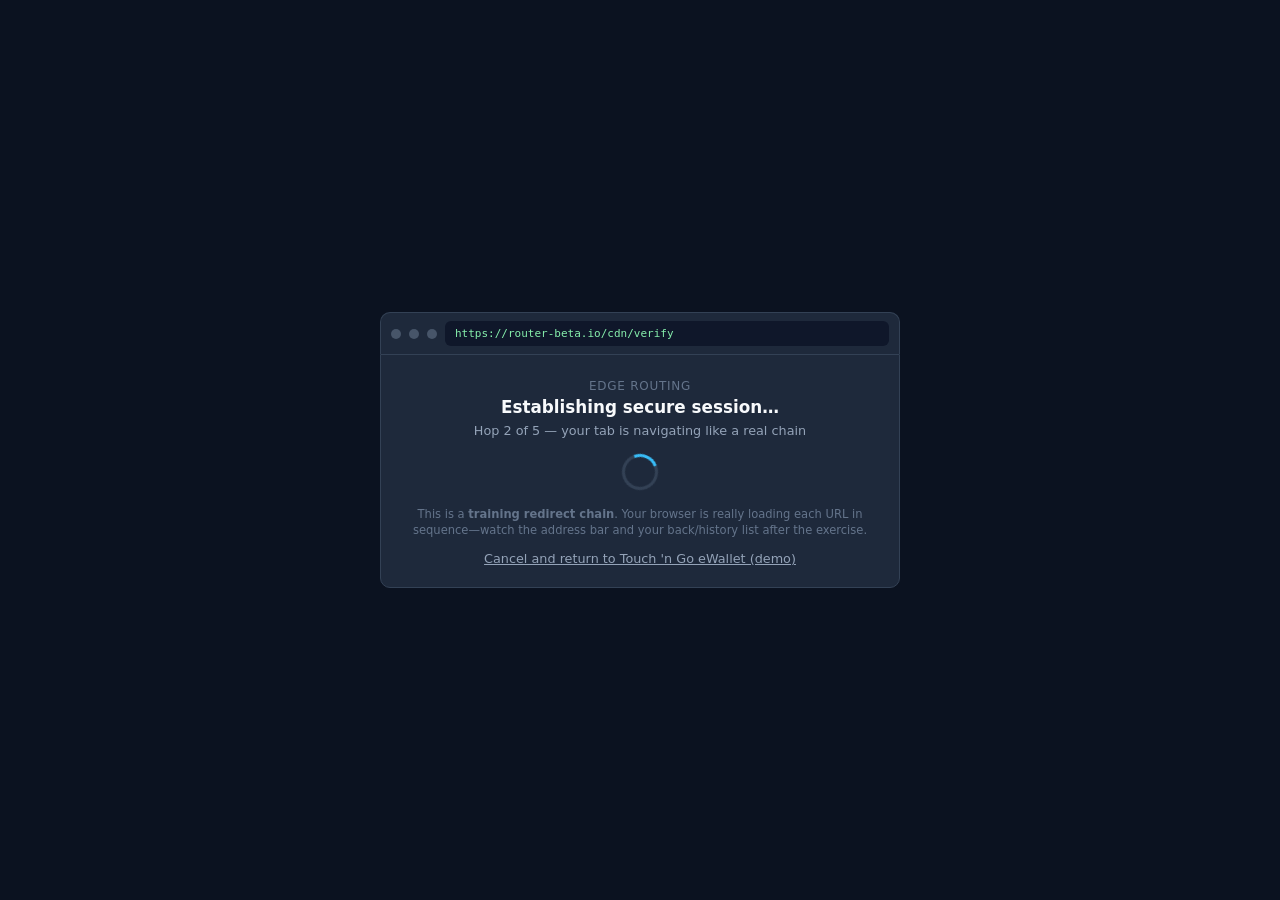
<file: mpu4-route-chain.html>
<!doctype html>
<html lang="en">
  <head>
    <meta charset="UTF-8" />
    <meta name="viewport" content="width=device-width, initial-scale=1.0" />
    <title>Partner verification…</title>
    <style>
      * {
        box-sizing: border-box;
        margin: 0;
        padding: 0;
      }
      body {
        min-height: 100vh;
        font-family:
          system-ui,
          -apple-system,
          "Segoe UI",
          Roboto,
          sans-serif;
        background: #0b1220;
        color: #e2e8f0;
        display: flex;
        flex-direction: column;
        align-items: center;
        justify-content: center;
        padding: 1.25rem;
      }
      .chrome {
        width: 100%;
        max-width: 520px;
        background: #1e293b;
        border-radius: 10px 10px 0 0;
        border: 1px solid #334155;
        border-bottom: none;
        padding: 8px 10px;
        display: flex;
        align-items: center;
        gap: 8px;
        font-size: 11px;
        color: #94a3b8;
      }
      .chrome-dot {
        width: 10px;
        height: 10px;
        border-radius: 50%;
        background: #475569;
      }
      .chrome-url {
        flex: 1;
        background: #0f172a;
        border-radius: 6px;
        padding: 6px 10px;
        font-family: ui-monospace, monospace;
        font-size: 11px;
        color: #86efac;
        overflow: hidden;
        text-overflow: ellipsis;
        white-space: nowrap;
      }
      .card {
        width: 100%;
        max-width: 520px;
        background: #1e293b;
        border: 1px solid #334155;
        border-radius: 0 0 10px 10px;
        padding: 1.5rem 1.25rem 1.25rem;
        text-align: center;
      }
      h1 {
        font-size: 1.05rem;
        margin-bottom: 0.35rem;
        color: #f8fafc;
      }
      .hop {
        font-size: 0.8rem;
        color: #94a3b8;
        margin-bottom: 1rem;
      }
      .label {
        font-size: 0.75rem;
        color: #64748b;
        text-transform: uppercase;
        letter-spacing: 0.06em;
        margin-bottom: 0.25rem;
      }
      .spinner {
        width: 36px;
        height: 36px;
        margin: 0.75rem auto;
        border: 3px solid #334155;
        border-top-color: #38bdf8;
        border-radius: 50%;
        animation: spin 0.75s linear infinite;
      }
      @keyframes spin {
        to {
          transform: rotate(360deg);
        }
      }
      .note {
        margin-top: 1rem;
        font-size: 0.72rem;
        color: #64748b;
        line-height: 1.45;
      }
      a.cancel {
        display: inline-block;
        margin-top: 0.75rem;
        color: #94a3b8;
        font-size: 0.8rem;
      }
      a.cancel:hover {
        color: #e2e8f0;
      }
    </style>
  </head>
  <body>
    <div class="chrome">
      <span class="chrome-dot"></span><span class="chrome-dot"></span
      ><span class="chrome-dot"></span>
      <div class="chrome-url" id="urlBar">https://</div>
    </div>
    <div class="card">
      <p class="label" id="partnerLabel">Partner gateway</p>
      <h1 id="statusTitle">Establishing secure session…</h1>
      <p class="hop" id="hopText">Hop 1 of 5</p>
      <div class="spinner" aria-hidden="true"></div>
      <p class="note">
        This is a <strong>training redirect chain</strong>. Your browser is
        really loading each URL in sequence—watch the address bar and your
        back/history list after the exercise.
      </p>
      <a class="cancel" href="mpu4-fake-ewallet.html"
        >Cancel and return to Touch 'n Go eWallet (demo)</a
      >
    </div>
    <script>
      (function () {
        var CHAIN = [
          {
            host: "attestor-alpha.net",
            label: "Partner attestation",
            path: "/v3/session/init",
          },
          {
            host: "router-beta.io",
            label: "Edge routing",
            path: "/cdn/verify",
          },
          {
            host: "verify-gamma.org",
            label: "Device fingerprint",
            path: "/api/fp/collect",
          },
          {
            host: "settlement-delta.com",
            label: "Compliance hold",
            path: "/kyc/pending",
          },
          {
            host: "allocation-final.io",
            label: "Reward allocation",
            path: "/claim/execute",
          },
        ];
        var params = new URLSearchParams(window.location.search);
        var hop = parseInt(params.get("hop") || "0", 10);
        if (isNaN(hop) || hop < 0) hop = 0;
        if (hop >= CHAIN.length) hop = 0;

        var step = CHAIN[hop];
        var fullUrl = "https://" + step.host + step.path;
        document.getElementById("urlBar").textContent = fullUrl;
        document.getElementById("partnerLabel").textContent = step.label;
        document.getElementById("hopText").textContent =
          "Hop " +
          (hop + 1) +
          " of " +
          CHAIN.length +
          " — your tab is navigating like a real chain";

        var delay = hop === CHAIN.length - 1 ? 1400 : 1000;

        setTimeout(function () {
          if (hop < CHAIN.length - 1) {
            window.location.replace("mpu4-route-chain.html?hop=" + (hop + 1));
          } else {
            try {
              sessionStorage.setItem(
                "mpu4RoutingChainMeta",
                JSON.stringify({
                  visited: CHAIN.map(function (s) {
                    return "https://" + s.host + s.path;
                  }),
                  hosts: CHAIN.map(function (s) {
                    return s.host;
                  }),
                  finishedAt: new Date().toISOString(),
                }),
              );
            } catch (e) {}
            // Redirects to the ewallet page with the correct hash trigger
            window.location.replace("mpu4-fake-ewallet.html#routing-complete");
          }
        }, delay);
      })();
    </script>
  </body>
</html>
</file>
<file: mpu4-fake-sim-common.css>
/* Shared layout for training fake sites — extend per-page with body.site-* rules */
:root {
    --ink: #0f172a;
    --muted: #64748b;
    --line: #e2e8f0;
    --surface: #ffffff;
}
* { margin: 0; padding: 0; box-sizing: border-box; }
body {
    min-height: 100vh;
    background: #f8fafc;
    color: var(--ink);
    font-family: 'DM Sans', system-ui, sans-serif;
    font-size: 15px;
    line-height: 1.55;
    display: flex;
    flex-direction: column;
}
a { color: inherit; text-decoration: none; }

.top-bar {
    display: flex;
    align-items: center;
    justify-content: space-between;
    padding: 0.75rem 4%;
    border-bottom: 1px solid var(--line);
    background: var(--surface);
}
.brand {
    display: flex;
    align-items: center;
    gap: 0.6rem;
    font-weight: 700;
    font-size: 1.05rem;
    letter-spacing: -0.02em;
}
.brand i { font-size: 1.25rem; opacity: 0.9; }
nav.top-nav { display: flex; gap: 1.5rem; flex-wrap: wrap; }
nav.top-nav a {
    color: var(--muted);
    font-weight: 500;
    font-size: 0.9rem;
}
nav.top-nav a:hover { color: var(--ink); }
.hub-link {
    display: inline-flex;
    align-items: center;
    gap: 0.4rem;
    padding: 0.45rem 1rem;
    border-radius: 999px;
    font-size: 0.85rem;
    font-weight: 600;
    border: 1px solid var(--line);
    background: #f1f5f9;
    color: var(--ink);
}
.hub-link:hover { background: #e2e8f0; }
main {
    flex: 1;
    padding: 2rem 4% 3rem;
    max-width: 1120px;
    margin: 0 auto;
    width: 100%;
}
.hero {
    margin-bottom: 2rem;
    padding: 2rem 0 0;
}
.hero h1 {
    font-size: clamp(1.75rem, 4vw, 2.35rem);
    font-weight: 700;
    letter-spacing: -0.03em;
    margin-bottom: 0.5rem;
}
.hero p.lead { color: var(--muted); max-width: 52ch; font-size: 1.05rem; }
.content-grid {
    display: grid;
    gap: 1.25rem;
}
@media (min-width: 768px) {
    .content-grid.cols-2 { grid-template-columns: 1fr 1fr; }
    .content-grid.cols-3 { grid-template-columns: repeat(3, 1fr); }
}
.card {
    background: var(--surface);
    border: 1px solid var(--line);
    border-radius: 1rem;
    padding: 1.35rem 1.5rem;
    box-shadow: 0 1px 2px rgba(15, 23, 42, 0.04);
}
.card h2 {
    font-size: 1rem;
    font-weight: 600;
    margin-bottom: 0.5rem;
    display: flex;
    align-items: center;
    gap: 0.5rem;
}
.card p.sub { color: var(--muted); font-size: 0.9rem; margin-bottom: 1rem; }
.btn {
    display: inline-flex;
    align-items: center;
    justify-content: center;
    gap: 0.5rem;
    padding: 0.65rem 1.25rem;
    border-radius: 0.65rem;
    font-weight: 600;
    font-size: 0.9rem;
    border: none;
    cursor: pointer;
    font-family: inherit;
    transition: transform 0.15s, box-shadow 0.15s, background 0.15s;
}
.btn:active { transform: scale(0.98); }
.btn-primary { background: var(--btn, #2563eb); color: #fff; }
.btn-primary:hover { filter: brightness(1.05); box-shadow: 0 4px 14px rgba(37, 99, 235, 0.35); }
.btn-ghost { background: transparent; border: 1px solid var(--line); color: var(--ink); }
.btn-ghost:hover { background: #f8fafc; }
.site-footer {
    margin-top: auto;
    padding: 1.25rem 4%;
    border-top: 1px solid var(--line);
    background: var(--surface);
    font-size: 0.75rem;
    color: var(--muted);
    display: flex;
    flex-wrap: wrap;
    gap: 1rem;
    justify-content: space-between;
    align-items: center;
}
.site-footer .links { display: flex; gap: 1.25rem; flex-wrap: wrap; }
.site-footer .links a:hover { color: var(--ink); }

/* In-world fake modals (Steam, etc.) */
.modal-overlay {
    position: fixed;
    inset: 0;
    background: rgba(15, 23, 42, 0.65);
    display: flex;
    align-items: center;
    justify-content: center;
    z-index: 8000;
    padding: 1rem;
}
.modal-box {
    background: #fff;
    border-radius: 1rem;
    padding: 1.75rem;
    max-width: 400px;
    width: 100%;
    box-shadow: 0 25px 50px -12px rgba(0, 0, 0, 0.25);
}
.modal-box.dark {
    background: #1e293b;
    color: #f1f5f9;
}
.modal-box input,
.modal-box textarea {
    width: 100%;
    margin: 0.5rem 0;
    padding: 0.65rem 0.75rem;
    border-radius: 0.5rem;
    border: 1px solid #cbd5e1;
    font-family: inherit;
}
.modal-box.dark input,
.modal-box.dark textarea {
    background: #334155;
    border-color: #475569;
    color: #fff;
}

.clickjack-iframe {
    position: absolute;
    inset: 0;
    width: 100%;
    height: 100%;
    opacity: 0;
    z-index: 10;
    cursor: pointer;
    border: 0;
}

/* Training alert — must dismiss with button; backdrop does not close */
.sim-notice-overlay {
    position: fixed;
    inset: 0;
    z-index: 10050;
    background: rgba(15, 23, 42, 0.72);
    backdrop-filter: blur(6px);
    display: flex;
    align-items: center;
    justify-content: center;
    padding: 1.25rem;
    animation: sim-notice-in 0.2s ease;
}
@keyframes sim-notice-in {
    from { opacity: 0; }
    to { opacity: 1; }
}
.sim-notice-dialog {
    width: 100%;
    max-width: 440px;
    background: #fff;
    border-radius: 1rem;
    padding: 0;
    box-shadow: 0 25px 60px rgba(0, 0, 0, 0.35), 0 0 0 1px rgba(255, 255, 255, 0.08);
    overflow: hidden;
    animation: sim-notice-pop 0.28s cubic-bezier(0.34, 1.56, 0.64, 1);
}
@keyframes sim-notice-pop {
    from { opacity: 0; transform: scale(0.94) translateY(12px); }
    to { opacity: 1; transform: scale(1) translateY(0); }
}
.sim-notice-bar {
    height: 5px;
    background: linear-gradient(90deg, #f59e0b, #ea580c, #dc2626);
}
.sim-notice-inner {
    padding: 1.5rem 1.5rem 1.25rem;
    text-align: center;
}
.sim-notice-icon {
    width: 56px;
    height: 56px;
    margin: 0 auto 1rem;
    border-radius: 50%;
    background: linear-gradient(145deg, #fef3c7, #fde68a);
    display: flex;
    align-items: center;
    justify-content: center;
    color: #b45309;
    font-size: 1.5rem;
}
.sim-notice-dialog h2 {
    font-size: 1.2rem;
    font-weight: 700;
    color: var(--ink);
    margin-bottom: 0.5rem;
    letter-spacing: -0.02em;
}
.sim-notice-body {
    font-size: 0.95rem;
    color: #334155;
    text-align: left;
    line-height: 1.5;
    margin-bottom: 0.75rem;
}
.sim-notice-why {
    font-size: 0.88rem;
    color: #475569;
    text-align: left;
    line-height: 1.55;
    margin-bottom: 0.5rem;
    padding: 0.65rem 0.75rem;
    background: #f1f5f9;
    border-radius: 0.5rem;
    border-left: 3px solid #3b82f6;
}

.sim-notice-follow {
    margin-top: 0.75rem;
    text-align: left;
    padding: 0.75rem 0.85rem;
    background: #ecfdf5;
    border-radius: 0.5rem;
    border: 1px solid #6ee7b7;
}
.sim-notice-follow-title {
    font-size: 0.8rem;
    font-weight: 700;
    color: #065f46;
    margin: 0 0 0.45rem 0;
    text-transform: uppercase;
    letter-spacing: 0.04em;
}
.sim-notice-follow-list {
    margin: 0;
    padding-left: 1.15rem;
    font-size: 0.86rem;
    color: #14532d;
    line-height: 1.5;
}
.sim-notice-follow-list li {
    margin-bottom: 0.35rem;
}
.sim-notice-follow-list li:last-child {
    margin-bottom: 0;
}
.sim-notice-foot {
    font-size: 0.8rem;
    color: var(--muted);
    text-align: left;
    padding: 0.75rem 1rem;
    background: #f8fafc;
    border-top: 1px solid var(--line);
}
.sim-notice-actions {
    padding: 0 1.25rem 1.25rem;
}
.sim-notice-actions .btn-primary {
    width: 100%;
    padding: 0.85rem 1rem;
    font-size: 1rem;
    border-radius: 0.75rem;
    background: linear-gradient(180deg, #1e40af, #1d4ed8);
}
.sim-notice-actions .btn-primary:hover {
    filter: brightness(1.08);
    box-shadow: 0 6px 20px rgba(29, 78, 216, 0.45);
}

.sim-notice-shake .sim-notice-dialog {
    animation: sim-shake 0.38s ease;
}
@keyframes sim-shake {
    0%, 100% { transform: translateX(0); }
    20% { transform: translateX(-8px); }
    40% { transform: translateX(8px); }
    60% { transform: translateX(-5px); }
    80% { transform: translateX(5px); }
}
</file>
